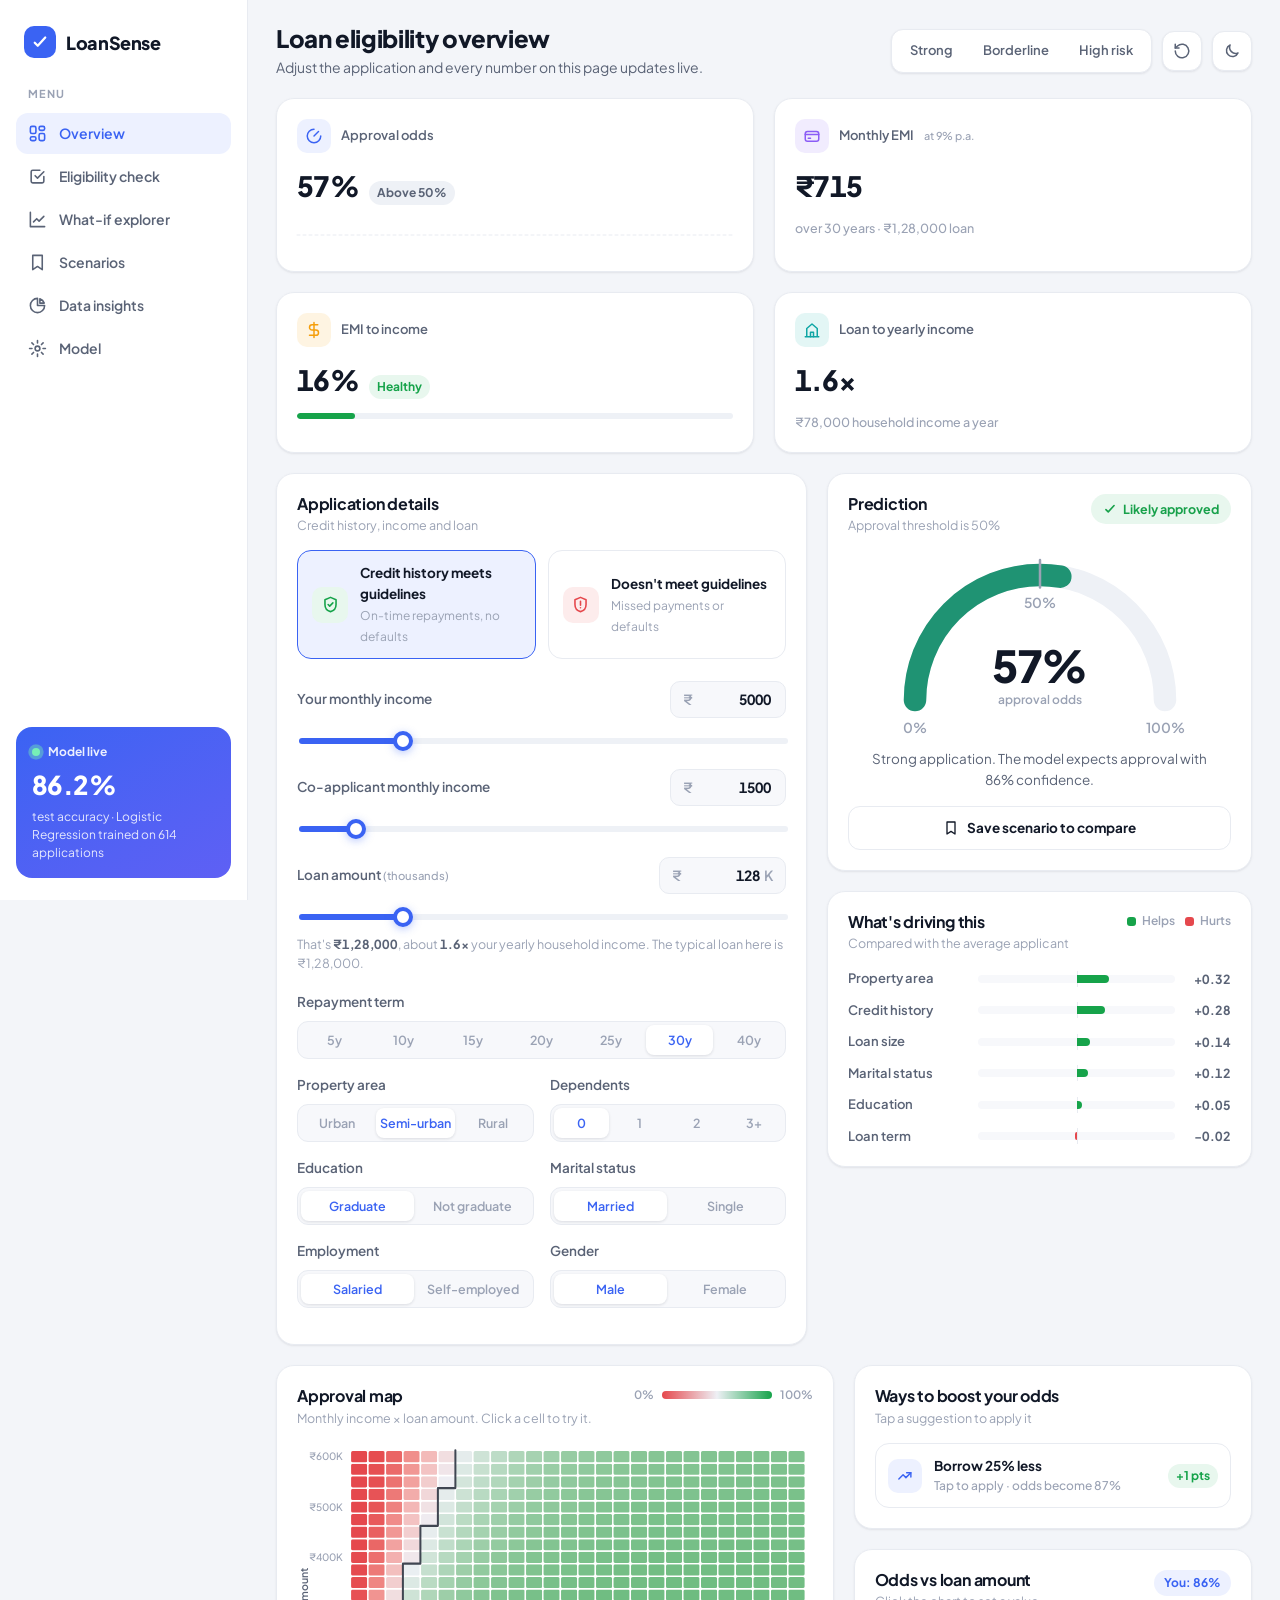
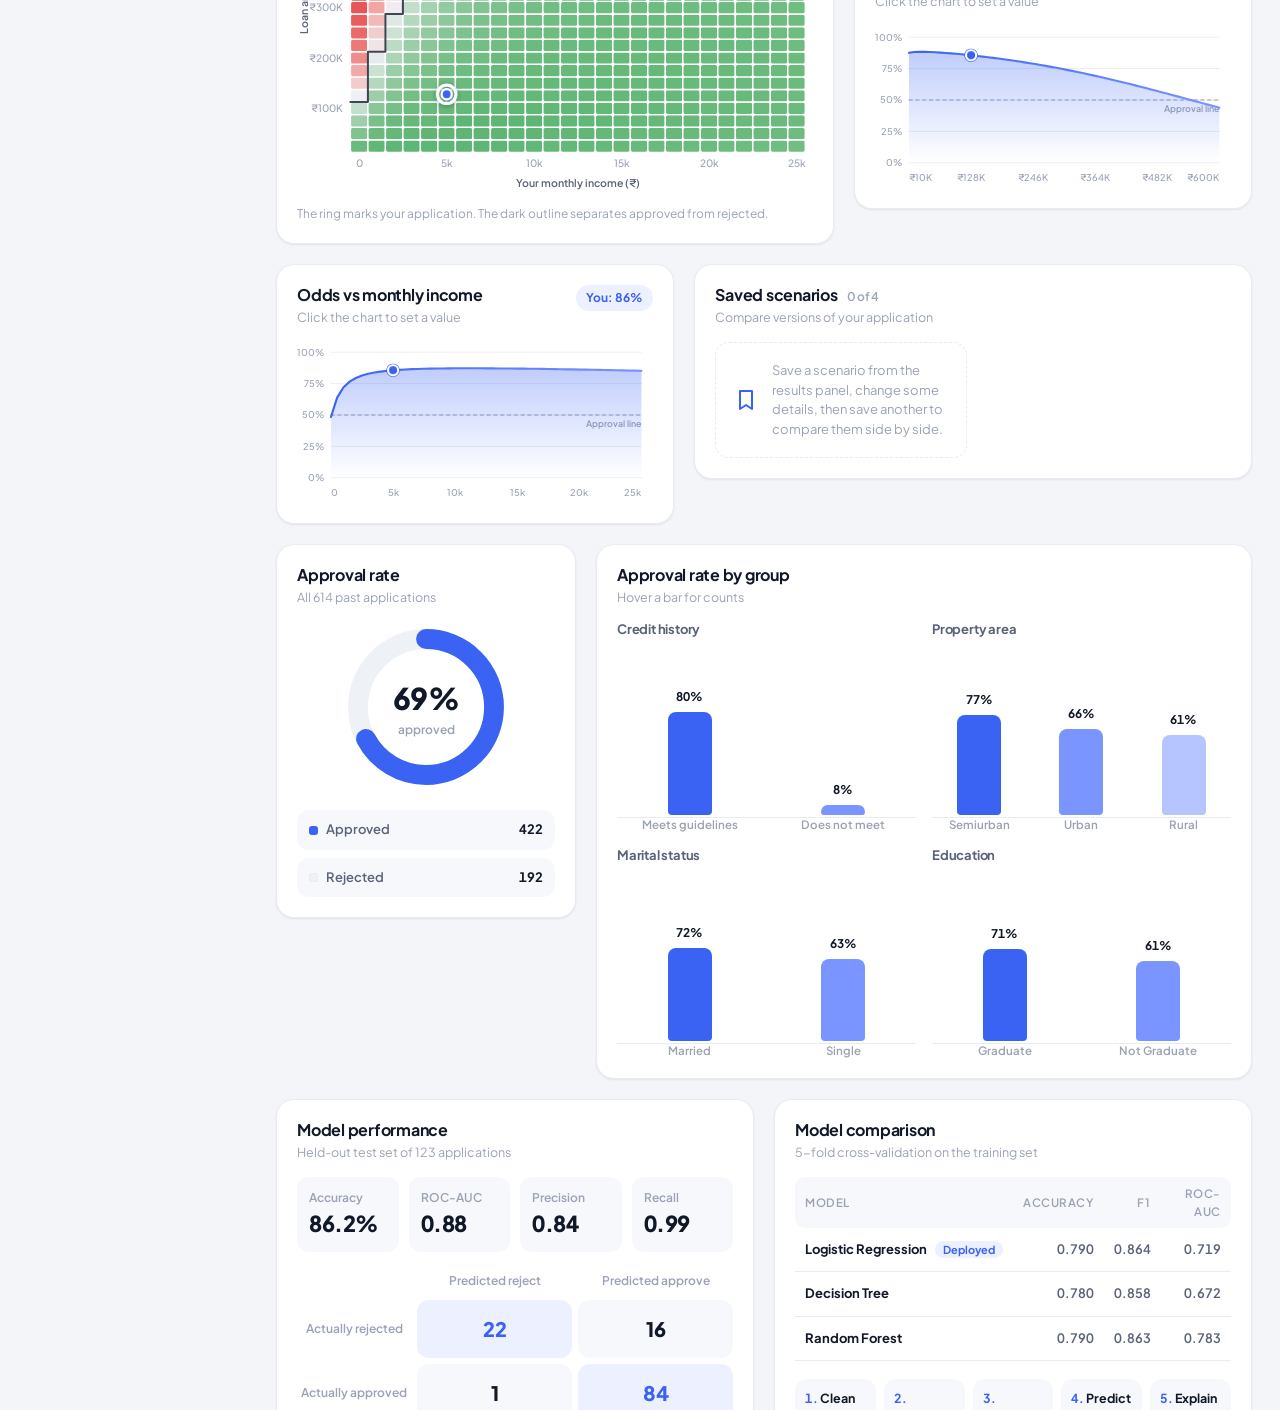
<file: index.html>
<!doctype html>
<html lang="en">
<head>
  <meta charset="utf-8">
  <title>LoanSense · Loan Eligibility Dashboard</title>
  <meta http-equiv="refresh" content="0; url=./docs/">
  <link rel="canonical" href="./docs/">
</head>
<body>
  <p>Opening the LoanSense dashboard… <a href="./docs/">Continue</a></p>
</body>
</html>
</file>
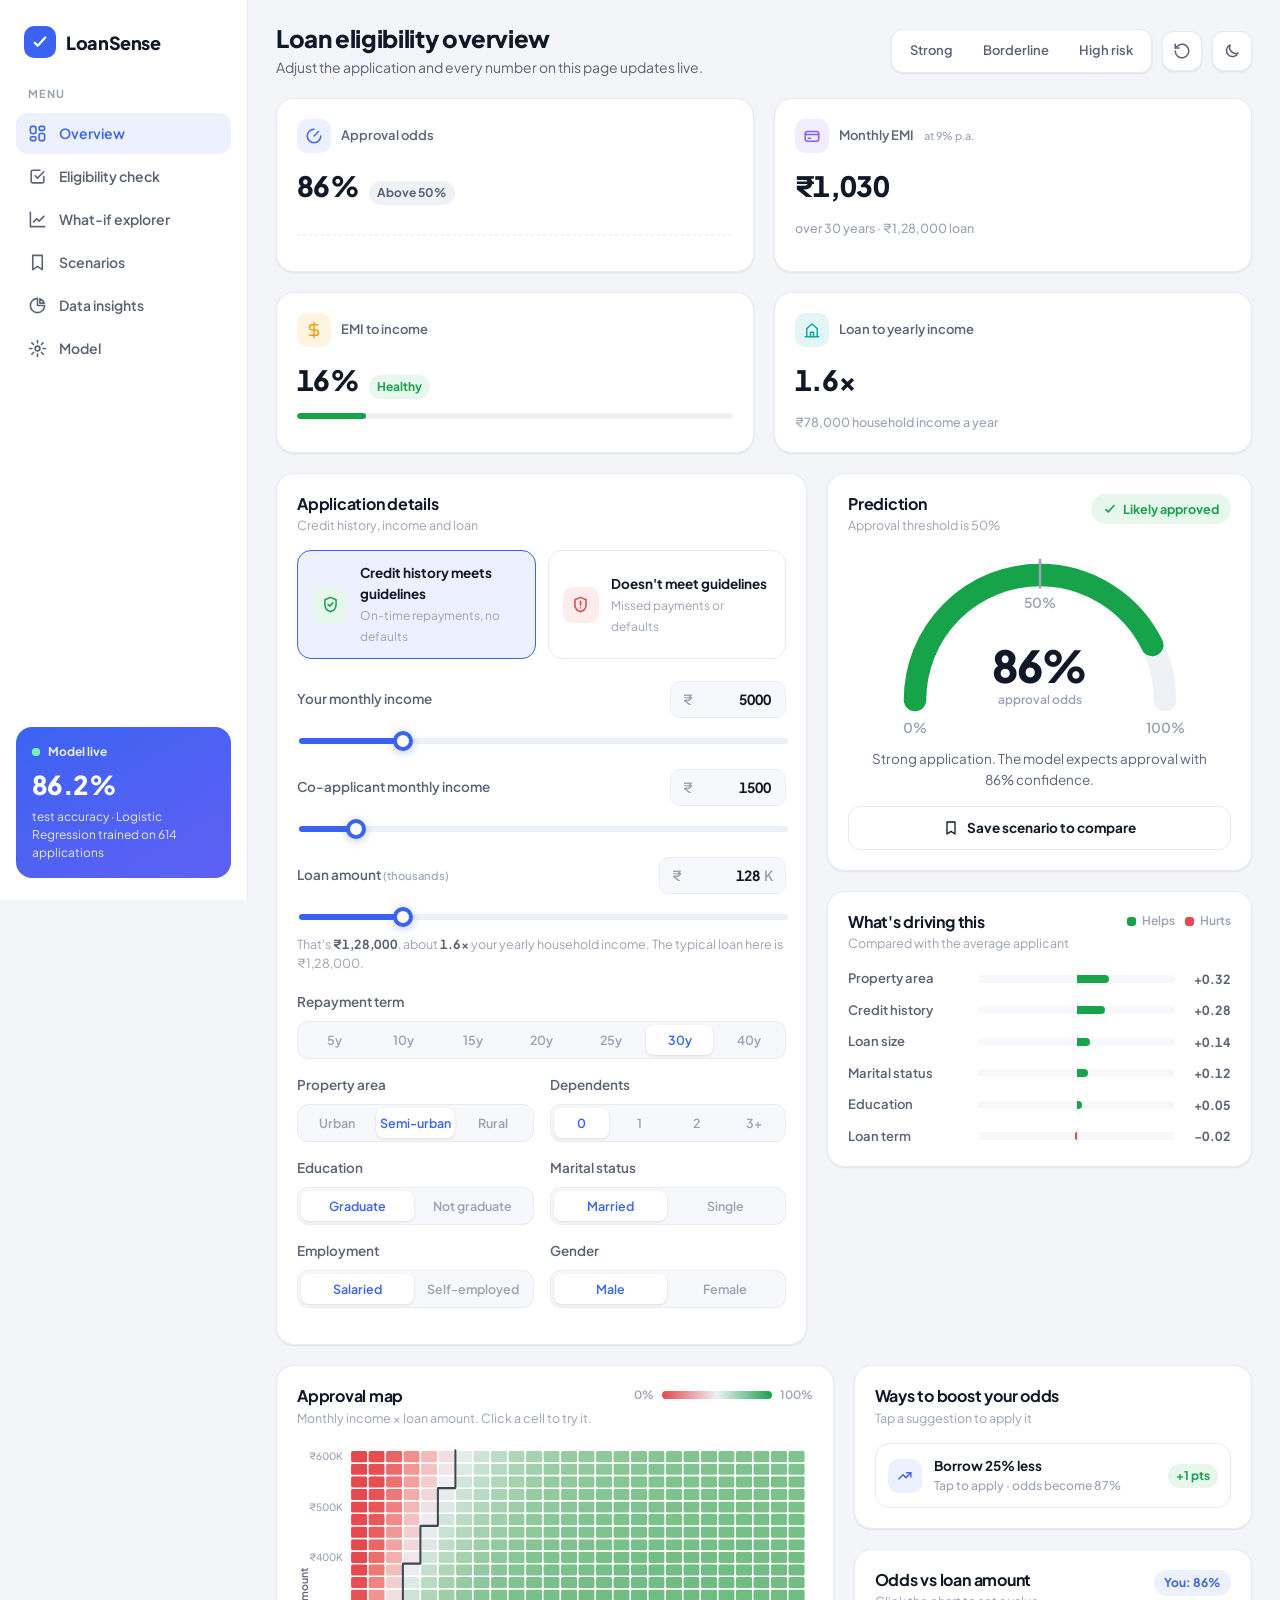
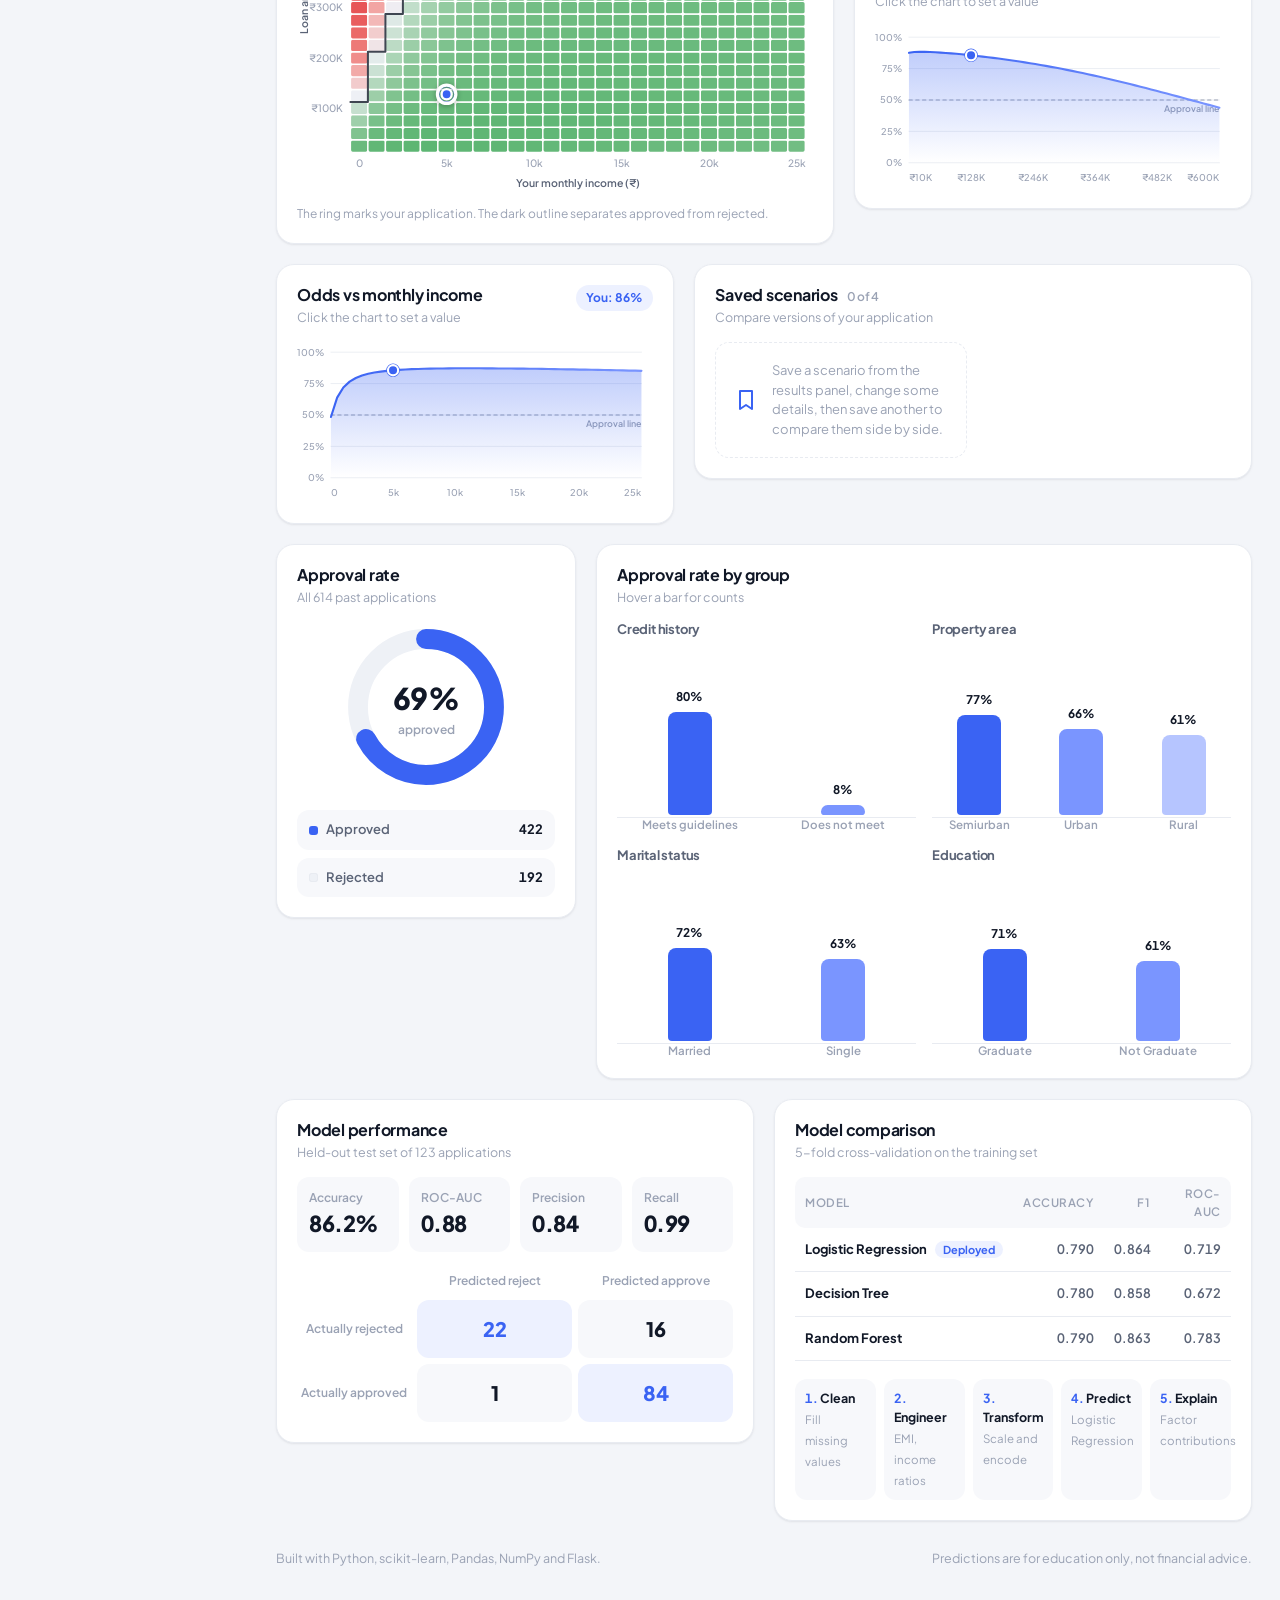
<file: docs/index.html>
<!doctype html>
<html lang="en">
<head>
<meta charset="utf-8">
<meta name="viewport" content="width=device-width, initial-scale=1">
<!-- Static demo for GitHub Pages: the trained model's parameters run in the browser. Regenerate after retraining. -->
<title>LoanSense · Loan Eligibility Dashboard</title>
<meta name="description" content="Check loan approval odds instantly with an explainable machine learning model.">
<link rel="preconnect" href="https://fonts.googleapis.com">
<link rel="preconnect" href="https://fonts.gstatic.com" crossorigin>
<link href="https://fonts.googleapis.com/css2?family=Plus+Jakarta+Sans:wght@400;500;600;700;800&display=swap" rel="stylesheet">
<script>
  try { var t = localStorage.getItem('theme'); if (t) document.documentElement.dataset.theme = t; } catch (e) {}
</script>
<style>
/* LoanSense: light SaaS dashboard. Sidebar + top bar, white cards on a cool grey canvas, one blue accent. */
:root {
  color-scheme: light;
  --font: "Plus Jakarta Sans", system-ui, -apple-system, "Segoe UI", sans-serif;
  --radius: 18px;
  --ease: cubic-bezier(.2, .8, .2, 1);

  --bg: #f3f5f9;
  --surface: #ffffff;
  --surface-2: #f7f8fb;
  --border: #e8ebf1;
  --text: #111827;
  --text-2: #5a6376;
  --text-3: #9aa2b4;
  --accent: #3a63f3;
  --accent-soft: #edf1ff;
  --accent-2: #7a95ff;
  --good: #16a34a;
  --good-soft: #e8f7ee;
  --bad: #e5484d;
  --bad-soft: #fdecec;
  --warn: #f59e0b;
  --warn-soft: #fef4e2;
  --violet: #8b5cf6; --violet-soft: #f1ecfe;
  --teal: #0ea5a4; --teal-soft: #e3f6f5;
  --track: #eef1f6;
  --heat-mid: #eef0f5;
  --shadow: 0 1px 2px rgba(16, 24, 40, .04), 0 1px 3px rgba(16, 24, 40, .05);
  --shadow-lg: 0 12px 32px -12px rgba(16, 24, 40, .18);
}
@media (prefers-color-scheme: dark) {
  :root:not([data-theme="light"]) {
    color-scheme: dark;
    --bg: #0d1017; --surface: #151922; --surface-2: #1a1f2a; --border: #252b38;
    --text: #eef1f7; --text-2: #a8b0c2; --text-3: #6c7489;
    --accent: #5b7fff; --accent-soft: #1d2540; --accent-2: #8aa2ff;
    --good: #34c46c; --good-soft: #15291f; --bad: #f2676b; --bad-soft: #321b1e;
    --warn: #f5b13d; --warn-soft: #33281a; --violet: #a585ff; --violet-soft: #241d3a;
    --teal: #2cc3c1; --teal-soft: #142c2c; --track: #222836; --heat-mid: #262c3a;
    --shadow: 0 1px 2px rgba(0, 0, 0, .3); --shadow-lg: 0 16px 40px -14px rgba(0, 0, 0, .6);
  }
}
:root[data-theme="dark"] {
  color-scheme: dark;
  --bg: #0d1017; --surface: #151922; --surface-2: #1a1f2a; --border: #252b38;
  --text: #eef1f7; --text-2: #a8b0c2; --text-3: #6c7489;
  --accent: #5b7fff; --accent-soft: #1d2540; --accent-2: #8aa2ff;
  --good: #34c46c; --good-soft: #15291f; --bad: #f2676b; --bad-soft: #321b1e;
  --warn: #f5b13d; --warn-soft: #33281a; --violet: #a585ff; --violet-soft: #241d3a;
  --teal: #2cc3c1; --teal-soft: #142c2c; --track: #222836; --heat-mid: #262c3a;
  --shadow: 0 1px 2px rgba(0, 0, 0, .3); --shadow-lg: 0 16px 40px -14px rgba(0, 0, 0, .6);
}

/* ============ Base ============ */
*, *::before, *::after { box-sizing: border-box; }
html { scroll-behavior: smooth; }
body {
  margin: 0; font-family: var(--font); font-size: 14px; line-height: 1.5;
  color: var(--text); background: var(--bg); -webkit-font-smoothing: antialiased;
}
h1, h2, h3 { margin: 0; letter-spacing: -.015em; line-height: 1.2; text-wrap: balance; }
p { margin: 0; }
button { font: inherit; color: inherit; cursor: pointer; }
a { color: inherit; text-decoration: none; }
:focus-visible { outline: 2px solid var(--accent); outline-offset: 2px; border-radius: 8px; }
svg { fill: none; stroke: currentColor; stroke-width: 2; stroke-linecap: round; stroke-linejoin: round; }
b, .num { font-variant-numeric: tabular-nums; }

/* ============ Shell ============ */
.shell { display: grid; grid-template-columns: 248px minmax(0, 1fr); min-height: 100vh; }
.sidebar {
  position: sticky; top: 0; height: 100vh; display: flex; flex-direction: column; gap: 24px;
  padding: 22px 16px; background: var(--surface); border-right: 1px solid var(--border);
}
.brand { display: flex; align-items: center; gap: 10px; padding: 4px 8px; font-weight: 800; font-size: 18px; letter-spacing: -.02em; }
.brand-mark { display: grid; place-items: center; width: 32px; height: 32px; border-radius: 10px; background: var(--accent); color: #fff; }
.brand-mark svg { width: 18px; height: 18px; stroke-width: 3; }
.side-nav { display: grid; gap: 2px; }
.nav-label { padding: 0 12px 8px; font-size: 11px; font-weight: 700; letter-spacing: .08em; text-transform: uppercase; color: var(--text-3); }
.side-nav a {
  display: flex; align-items: center; gap: 12px; padding: 10px 12px; border-radius: 12px;
  color: var(--text-2); font-weight: 600; transition: background .2s, color .2s;
}
.side-nav a svg { width: 19px; height: 19px; flex: none; }
.side-nav a:hover { background: var(--surface-2); color: var(--text); }
.side-nav a.active { background: var(--accent-soft); color: var(--accent); }
.side-card {
  margin-top: auto; display: grid; gap: 4px; padding: 16px; border-radius: 16px;
  background: linear-gradient(150deg, var(--accent), color-mix(in srgb, var(--accent) 55%, var(--violet)));
  color: #fff;
}
.side-card .sc-row { display: flex; align-items: center; gap: 8px; font-size: 12px; font-weight: 700; opacity: .9; }
.side-card b { font-size: 26px; font-weight: 800; letter-spacing: -.02em; }
.side-card > span { font-size: 12px; opacity: .85; }
.live-dot { position: relative; width: 8px; height: 8px; border-radius: 50%; background: #7dffb0; }
.live-dot::after { content: ""; position: absolute; inset: 0; border-radius: 50%; background: #7dffb0; animation: ping 1.8s var(--ease) infinite; }
@keyframes ping { to { transform: scale(2.6); opacity: 0; } }

.main {
  display: grid; gap: 20px; align-content: start; min-width: 0;
  padding-block: 24px 32px; padding-left: max(28px, env(safe-area-inset-left, 0px)); padding-right: max(28px, env(safe-area-inset-right, 0px));
}

/* ============ Top bar ============ */
.topbar { display: flex; flex-wrap: wrap; align-items: center; justify-content: space-between; gap: 16px; }
.tb-title h1 { font-size: 24px; font-weight: 800; }
.tb-title p { margin-top: 4px; color: var(--text-2); }
.tb-actions { display: flex; align-items: center; gap: 10px; flex-wrap: wrap; }
.presets { display: flex; padding: 4px; gap: 2px; border-radius: 12px; background: var(--surface); border: 1px solid var(--border); box-shadow: var(--shadow); }
.chip { padding: 7px 14px; border: 0; border-radius: 9px; background: transparent; font-size: 13px; font-weight: 600; color: var(--text-2); transition: .2s var(--ease); }
.chip:hover { color: var(--accent); background: var(--accent-soft); }
.chip:active { transform: scale(.96); }
.icon-btn {
  display: grid; place-items: center; width: 40px; height: 40px; border-radius: 12px;
  border: 1px solid var(--border); background: var(--surface); color: var(--text-2); box-shadow: var(--shadow); transition: .2s;
}
.icon-btn:hover { color: var(--accent); border-color: color-mix(in srgb, var(--accent) 35%, var(--border)); }
.icon-btn svg { width: 18px; height: 18px; }
.icon-btn .sun { display: none; }
@media (prefers-color-scheme: dark) { :root:not([data-theme="light"]) .icon-btn .sun { display: block; } :root:not([data-theme="light"]) .icon-btn .moon { display: none; } }
:root[data-theme="dark"] .icon-btn .sun { display: block; }
:root[data-theme="dark"] .icon-btn .moon { display: none; }

/* ============ Cards ============ */
.card {
  position: relative; min-width: 0; padding: 20px; border-radius: var(--radius);
  background: var(--surface); border: 1px solid var(--border); box-shadow: var(--shadow);
}
.card-head { display: flex; align-items: flex-start; justify-content: space-between; gap: 12px; margin-bottom: 16px; }
.card-head h2 { font-size: 16px; font-weight: 700; }
.card-head h2 small { margin-left: 6px; color: var(--text-3); font-weight: 600; font-size: 12px; }
.card-head p { margin-top: 3px; color: var(--text-3); font-size: 12.5px; }
.row { display: grid; gap: 20px; align-items: start; }
.row-main { grid-template-columns: minmax(0, 1.25fr) minmax(0, 1fr); }
.row-explore { grid-template-columns: minmax(0, 1.4fr) minmax(0, 1fr); }
.row-3 { grid-template-columns: minmax(0, 1fr) minmax(0, 1.4fr); }
.row-insights { grid-template-columns: minmax(0, 300px) minmax(0, 1fr); }
.row-model { grid-template-columns: minmax(0, 1fr) minmax(0, 1fr); }
.col { display: grid; gap: 20px; min-width: 0; }

/* ============ KPI tiles ============ */
.kpis { display: grid; grid-template-columns: repeat(4, minmax(0, 1fr)); gap: 20px; }
.kpi { display: grid; gap: 12px; align-content: start; transition: transform .25s var(--ease), box-shadow .25s; }
.kpi:hover { transform: translateY(-2px); box-shadow: var(--shadow-lg); }
.kpi-head { display: flex; align-items: center; gap: 10px; color: var(--text-2); font-weight: 600; font-size: 13px; }
.kpi-head small { color: var(--text-3); font-weight: 500; }
.kpi-icon { display: grid; place-items: center; width: 34px; height: 34px; border-radius: 10px; flex: none; }
.kpi-icon svg { width: 18px; height: 18px; }
.kpi-icon.blue { color: var(--accent); background: var(--accent-soft); }
.kpi-icon.violet { color: var(--violet); background: var(--violet-soft); }
.kpi-icon.amber { color: var(--warn); background: var(--warn-soft); }
.kpi-icon.teal { color: var(--teal); background: var(--teal-soft); }
.kpi-body { display: flex; align-items: baseline; gap: 10px; flex-wrap: wrap; }
.kpi-body b { font-size: 28px; font-weight: 800; letter-spacing: -.025em; }
.kpi-foot { color: var(--text-3); font-size: 12.5px; font-weight: 500; }
.trend {
  display: inline-flex; align-items: center; gap: 3px; padding: 3px 8px; border-radius: 99px;
  font-size: 12px; font-weight: 700; background: var(--track); color: var(--text-2);
}
.trend.up, .trend.good { background: var(--good-soft); color: var(--good); }
.trend.down, .trend.bad { background: var(--bad-soft); color: var(--bad); }
.trend.warn { background: var(--warn-soft); color: var(--warn); }
.spark { width: 100%; height: 32px; overflow: visible; }
.spark .sp-line { stroke: var(--accent); stroke-width: 2; fill: none; vector-effect: non-scaling-stroke; }
.spark .sp-area { fill: var(--accent); opacity: .1; stroke: none; }
.spark .sp-mid { stroke: var(--border); stroke-width: 1; stroke-dasharray: 3 3; vector-effect: non-scaling-stroke; }
.meter { display: block; height: 6px; border-radius: 99px; background: var(--track); overflow: hidden; }
.meter em { display: block; height: 100%; width: 0; border-radius: 99px; background: var(--good); transition: width .6s var(--ease), background .3s; }

/* ============ Form ============ */
.choice-cards { display: grid; grid-template-columns: 1fr 1fr; gap: 12px; margin-bottom: 22px; }
.choice-card { position: relative; cursor: pointer; }
.choice-card input { position: absolute; opacity: 0; }
.cc-body {
  display: flex; align-items: center; gap: 12px; height: 100%; padding: 12px 14px;
  border: 1.5px solid var(--border); border-radius: 14px; background: var(--surface); transition: .2s var(--ease);
}
.cc-body b { display: block; font-size: 13.5px; }
.cc-body small { color: var(--text-3); font-size: 12px; }
.cc-icon { flex: none; display: grid; place-items: center; width: 36px; height: 36px; border-radius: 10px; }
.cc-icon svg { width: 19px; height: 19px; }
.cc-icon.good { color: var(--good); background: var(--good-soft); }
.cc-icon.bad { color: var(--bad); background: var(--bad-soft); }
.choice-card:hover .cc-body { border-color: color-mix(in srgb, var(--accent) 40%, var(--border)); }
.choice-card input:checked + .cc-body { border-color: var(--accent); background: var(--accent-soft); }
.choice-card input:focus-visible + .cc-body { outline: 2px solid var(--accent); outline-offset: 2px; }

.slider-field { margin-bottom: 20px; }
.sf-top { display: flex; align-items: center; justify-content: space-between; gap: 12px; margin-bottom: 10px; }
.sf-top label { font-weight: 600; font-size: 13.5px; color: var(--text-2); }
.sf-top small { color: var(--text-3); font-weight: 500; }
.money-input {
  display: flex; align-items: center; gap: 2px; padding: 6px 12px; border-radius: 10px;
  background: var(--surface-2); border: 1px solid var(--border); font-weight: 700; transition: border-color .2s;
}
.money-input:focus-within { border-color: var(--accent); background: var(--surface); }
.money-input span { color: var(--text-3); font-weight: 600; }
.money-input input {
  width: 78px; border: 0; background: transparent; color: var(--text); font: inherit; text-align: right; outline: none;
  font-variant-numeric: tabular-nums; -moz-appearance: textfield;
}
.money-input input::-webkit-inner-spin-button, .money-input input::-webkit-outer-spin-button { -webkit-appearance: none; }
.range {
  --pct: 50%;
  -webkit-appearance: none; appearance: none; width: 100%; height: 6px; border-radius: 99px; outline: none; cursor: pointer;
  background: linear-gradient(var(--accent), var(--accent)) 0 / var(--pct) 100% no-repeat, var(--track);
}
.range::-webkit-slider-thumb {
  -webkit-appearance: none; width: 20px; height: 20px; border-radius: 50%;
  background: var(--surface); border: 4px solid var(--accent); box-shadow: 0 2px 8px rgba(58, 99, 243, .35);
  transition: transform .15s var(--ease);
}
.range::-webkit-slider-thumb:hover, .range:active::-webkit-slider-thumb { transform: scale(1.15); }
.range::-moz-range-thumb { width: 12px; height: 12px; border-radius: 50%; background: var(--surface); border: 4px solid var(--accent); }
.range:focus-visible { box-shadow: 0 0 0 4px var(--accent-soft); }
.hint { margin-top: 10px; font-size: 12.5px; color: var(--text-3); }
.hint b { color: var(--text-2); font-weight: 700; }

.field { margin-bottom: 16px; }
.field-label { display: block; margin-bottom: 8px; font-weight: 600; font-size: 13.5px; color: var(--text-2); }
.segmented { display: flex; padding: 3px; gap: 2px; border-radius: 11px; background: var(--surface-2); border: 1px solid var(--border); }
.segmented label { flex: 1; position: relative; }
.segmented input { position: absolute; opacity: 0; }
.segmented span {
  display: block; padding: 6px 4px; text-align: center; border-radius: 8px; cursor: pointer;
  font-size: 12.5px; font-weight: 600; color: var(--text-3); white-space: nowrap; transition: .2s var(--ease);
}
.segmented span:hover { color: var(--text); }
.segmented input:checked + span { background: var(--surface); color: var(--accent); box-shadow: 0 1px 3px rgba(16, 24, 40, .12); }
.segmented input:focus-visible + span { outline: 2px solid var(--accent); }
.grid-2 { display: grid; grid-template-columns: 1fr 1fr; gap: 0 16px; }

/* ============ Prediction ============ */
.verdict-pill {
  flex: none; display: inline-flex; align-items: center; gap: 6px; padding: 6px 12px; border-radius: 99px;
  font-weight: 700; font-size: 12.5px; background: var(--track); color: var(--text-2); transition: .3s var(--ease);
}
.verdict-pill svg { width: 14px; height: 14px; stroke-width: 2.8; }
.is-good .verdict-pill { background: var(--good-soft); color: var(--good); }
.is-bad .verdict-pill { background: var(--bad-soft); color: var(--bad); }
.gauge-wrap { position: relative; width: 100%; max-width: 300px; margin: 4px auto 0; }
.gauge { display: block; width: 100%; height: auto; overflow: visible; }
.gauge-track, .gauge-fill { fill: none; stroke-width: 18; stroke-linecap: round; }
.gauge-track { stroke: var(--track); }
.gauge-fill { stroke: var(--accent); stroke-dasharray: 100; stroke-dashoffset: 100; transition: stroke-dashoffset 1s var(--ease), stroke .4s; }
.is-good .gauge-fill { stroke: var(--good); }
.is-bad .gauge-fill { stroke: var(--bad); }
.gauge-tick { stroke: var(--text-3); stroke-width: 2; }
.gauge-scale { fill: var(--text-3); stroke: none; font-size: 11px; font-weight: 600; font-family: var(--font); }
.gauge-center { position: absolute; left: 0; right: 0; bottom: 26px; display: flex; flex-direction: column; align-items: center; }
.gauge-value { font-size: 44px; font-weight: 800; letter-spacing: -.03em; line-height: 1; font-variant-numeric: tabular-nums; }
.gauge-label { margin-top: 4px; color: var(--text-3); font-size: 12px; font-weight: 600; }
.verdict-text { margin: 14px auto 0; max-width: 340px; text-align: center; color: var(--text-2); font-size: 13.5px; }
.btn-outline {
  display: flex; align-items: center; justify-content: center; gap: 8px; width: 100%; margin-top: 16px; padding: 11px;
  border-radius: 12px; border: 1px solid var(--border); background: var(--surface); color: var(--text); font-weight: 700; font-size: 13.5px;
  transition: .2s var(--ease);
}
.btn-outline svg { width: 16px; height: 16px; }
.btn-outline:hover { border-color: var(--accent); color: var(--accent); background: var(--accent-soft); }
.btn-outline:active { transform: scale(.98); }
.btn-outline.saved { color: var(--good); border-color: color-mix(in srgb, var(--good) 40%, var(--border)); background: var(--good-soft); }
.error-msg { margin-top: 12px; padding: 10px 12px; border-radius: 10px; background: var(--bad-soft); color: var(--bad); font-size: 13px; font-weight: 600; }
.result-card.loading .gauge-value { opacity: .5; }

.legend { display: flex; align-items: center; gap: 6px; color: var(--text-3); font-size: 12px; font-weight: 600; white-space: nowrap; }
.sw { display: inline-block; width: 9px; height: 9px; border-radius: 3px; margin-left: 4px; }
.sw.up { background: var(--good); } .sw.down { background: var(--bad); }
.sw.accent { background: var(--accent); } .sw.muted { background: var(--track); box-shadow: inset 0 0 0 1px var(--border); }

.factor-list { list-style: none; margin: 0; padding: 0; display: grid; gap: 12px; }
.factor { display: grid; grid-template-columns: 120px 1fr 46px; align-items: center; gap: 10px; font-size: 13px; cursor: default; }
.factor-name { color: var(--text-2); font-weight: 600; white-space: nowrap; overflow: hidden; text-overflow: ellipsis; }
.factor-track { position: relative; height: 8px; border-radius: 99px; background: var(--surface-2); }
.factor-track::before { content: ""; position: absolute; left: 50%; top: -4px; bottom: -4px; width: 1.5px; background: var(--border); }
.factor-bar { position: absolute; top: 0; height: 100%; transition: width .7s var(--ease), left .7s var(--ease); }
.factor-bar.up { background: var(--good); border-radius: 0 99px 99px 0; }
.factor-bar.down { background: var(--bad); border-radius: 99px 0 0 99px; }
.factor-val { font-size: 12.5px; font-weight: 700; text-align: right; color: var(--text-2); font-variant-numeric: tabular-nums; }
.factor:hover .factor-name { color: var(--text); }

/* ============ Boosts ============ */
.boost-list { display: grid; gap: 10px; }
.boost {
  display: flex; align-items: center; gap: 12px; width: 100%; padding: 12px; text-align: left;
  border-radius: 14px; border: 1px solid var(--border); background: var(--surface); transition: .2s var(--ease);
}
.boost:hover { border-color: var(--accent); background: var(--accent-soft); }
.boost:active { transform: scale(.98); }
.boost-icon { flex: none; display: grid; place-items: center; width: 34px; height: 34px; border-radius: 10px; color: var(--accent); background: var(--accent-soft); }
.boost-icon svg { width: 17px; height: 17px; }
.boost-text { flex: 1; font-size: 13.5px; font-weight: 700; }
.boost-text small { display: block; color: var(--text-3); font-weight: 500; font-size: 12px; }
.boost-delta { padding: 3px 8px; border-radius: 99px; font-weight: 700; font-size: 12px; color: var(--good); background: var(--good-soft); white-space: nowrap; }
.boost-empty { padding: 14px; border-radius: 14px; background: var(--good-soft); color: var(--good); font-size: 13px; font-weight: 600; }

/* ============ Charts ============ */
.chart-now { flex: none; padding: 4px 10px; border-radius: 99px; background: var(--accent-soft); color: var(--accent); font-size: 12px; font-weight: 700; }
.heat-legend { display: flex; align-items: center; gap: 8px; font-size: 11.5px; color: var(--text-3); font-weight: 600; }
.heat-legend i { width: 110px; height: 8px; border-radius: 99px; background: linear-gradient(90deg, var(--bad), var(--heat-mid) 50%, var(--good)); }
.map-wrap { overflow-x: auto; }
.heatmap, .curve { display: block; width: 100%; height: auto; overflow: visible; }
.heatmap text, .curve text { stroke: none; }
.heatmap .cell { stroke: var(--surface); stroke-width: 1.5; cursor: crosshair; transition: fill .5s var(--ease); }
.heatmap .cell:hover { stroke: var(--text); stroke-width: 2; }
.heatmap .boundary { fill: none; stroke: var(--text); stroke-width: 2.2; stroke-linejoin: round; opacity: .8; pointer-events: none; }
.axis text { fill: var(--text-3); font-size: 11px; font-family: var(--font); font-weight: 500; }
.axis .title { fill: var(--text-2); font-size: 11.5px; font-weight: 600; }
.marker-ring { fill: none; stroke: var(--surface); stroke-width: 3.5; pointer-events: none; filter: drop-shadow(0 1px 3px rgba(0, 0, 0, .35)); }
.marker-core { fill: var(--accent); stroke: var(--surface); stroke-width: 2.5; pointer-events: none; }
.marker-pulse { fill: none; stroke: var(--accent); stroke-width: 2; pointer-events: none; transform-box: fill-box; transform-origin: center; animation: ringpulse 1.8s var(--ease) infinite; }
@keyframes ringpulse { from { transform: scale(1); opacity: .9; } to { transform: scale(2.4); opacity: 0; } }
.curve .grid-line { stroke: var(--border); stroke-width: 1; }
.curve .threshold { stroke: var(--text-3); stroke-width: 1.2; stroke-dasharray: 4 4; }
.curve .threshold-label { fill: var(--text-3); font-size: 10.5px; font-weight: 600; }
.curve .line { fill: none; stroke-width: 2.5; stroke-linecap: round; stroke-linejoin: round; }
.curve .area { stroke: none; }
.curve .hit { fill: transparent; stroke: none; cursor: crosshair; }
.curve .hover-line { stroke: var(--text-3); stroke-width: 1; stroke-dasharray: 3 3; pointer-events: none; }
.curve .hover-dot { fill: var(--surface); stroke: var(--accent); stroke-width: 2.5; pointer-events: none; }
.footnote { margin-top: 12px; color: var(--text-3); font-size: 12px; }

/* ============ Scenarios ============ */
.link-btn { border: 0; background: none; color: var(--accent); font-weight: 700; font-size: 13px; padding: 4px; }
.scenario-list { display: grid; grid-template-columns: repeat(auto-fill, minmax(180px, 1fr)); gap: 12px; }
.scenario {
  display: grid; gap: 10px; padding: 14px; border-radius: 14px; border: 1px solid var(--border); background: var(--surface-2);
  transition: .2s var(--ease); animation: pop .4s var(--ease);
}
@keyframes pop { from { transform: scale(.94); opacity: 0; } }
.scenario:hover { border-color: color-mix(in srgb, var(--accent) 40%, var(--border)); }
.scenario.best { border-color: color-mix(in srgb, var(--good) 50%, var(--border)); background: var(--surface); }
.sc-top { display: flex; align-items: center; justify-content: space-between; gap: 8px; }
.sc-name { font-weight: 700; font-size: 13.5px; }
.sc-badge { padding: 2px 8px; border-radius: 99px; font-size: 11px; font-weight: 700; color: var(--good); background: var(--good-soft); }
.sc-odds { font-size: 26px; font-weight: 800; letter-spacing: -.03em; line-height: 1; }
.sc-odds.good { color: var(--good); } .sc-odds.bad { color: var(--bad); }
.sc-meter { height: 6px; border-radius: 99px; background: var(--track); overflow: hidden; }
.sc-meter i { display: block; height: 100%; border-radius: 99px; }
.sc-facts { display: flex; flex-wrap: wrap; gap: 5px; }
.sc-facts span { padding: 3px 7px; border-radius: 7px; font-size: 11px; font-weight: 600; color: var(--text-2); background: var(--surface); border: 1px solid var(--border); }
.sc-actions { display: flex; gap: 6px; }
.sc-actions button { flex: 1; padding: 7px; border-radius: 9px; font-size: 12px; font-weight: 700; border: 1px solid var(--border); background: var(--surface); color: var(--text-2); }
.sc-actions .sc-load { color: #fff; background: var(--accent); border-color: var(--accent); }
.sc-actions button:hover { filter: brightness(1.05); color: var(--text); }
.sc-actions .sc-load:hover { color: #fff; }
.sc-empty { display: flex; align-items: center; gap: 14px; padding: 18px; border-radius: 14px; border: 1.5px dashed var(--border); color: var(--text-3); font-size: 13px; }
.sc-empty svg { flex: none; width: 24px; height: 24px; color: var(--accent); }

/* ============ Insights ============ */
.donut-wrap { position: relative; width: 170px; margin: 4px auto 0; }
.donut { display: block; width: 100%; transform: rotate(-90deg); }
.donut circle { fill: none; stroke-width: 14; }
.donut-track { stroke: var(--track); }
.donut-fill { stroke: var(--accent); stroke-linecap: round; }
.donut-center { position: absolute; inset: 0; display: flex; flex-direction: column; align-items: center; justify-content: center; }
.donut-center b { font-size: 30px; font-weight: 800; letter-spacing: -.03em; }
.donut-center span { color: var(--text-3); font-size: 12px; font-weight: 600; }
.donut-legend { list-style: none; margin: 18px 0 0; padding: 0; display: grid; gap: 8px; }
.donut-legend li { display: flex; align-items: center; gap: 8px; padding: 10px 12px; border-radius: 12px; background: var(--surface-2); color: var(--text-2); font-weight: 600; font-size: 13px; }
.donut-legend .sw { margin: 0; }
.donut-legend b { margin-left: auto; color: var(--text); }

.segment-grid { display: grid; grid-template-columns: repeat(4, minmax(0, 1fr)); gap: 16px; }
.segment { display: grid; grid-template-rows: auto 1fr; gap: 10px; min-width: 0; }
.segment h3 { font-size: 13px; font-weight: 700; color: var(--text-2); }
.seg-bars { display: flex; align-items: flex-end; gap: 8px; height: 170px; padding-bottom: 2px; border-bottom: 1px solid var(--border); }
.seg-col { flex: 1; display: flex; flex-direction: column; align-items: center; justify-content: flex-end; gap: 6px; height: 100%; min-width: 0; cursor: default; }
.seg-col b { font-size: 12px; font-weight: 700; color: var(--text); }
.seg-bar { width: 100%; max-width: 44px; border-radius: 8px 8px 4px 4px; background: var(--accent); transition: height 1s var(--ease), filter .2s; }
.seg-col:nth-child(2) .seg-bar { background: var(--accent-2); }
.seg-col:nth-child(3) .seg-bar { background: color-mix(in srgb, var(--accent-2) 55%, var(--surface)); }
.seg-col:hover .seg-bar { filter: brightness(1.08); }
.seg-labels { display: flex; gap: 8px; }
.seg-labels span { flex: 1; min-width: 0; text-align: center; font-size: 11.5px; font-weight: 600; color: var(--text-3); line-height: 1.25; }

/* ============ Model ============ */
.metric-tiles { display: grid; grid-template-columns: repeat(4, minmax(0, 1fr)); gap: 10px; }
.metric-tiles div { padding: 12px; border-radius: 12px; background: var(--surface-2); }
.metric-tiles span { display: block; color: var(--text-3); font-size: 12px; font-weight: 600; }
.metric-tiles b { font-size: 22px; font-weight: 800; letter-spacing: -.02em; }
.confusion { display: grid; grid-template-columns: auto 1fr 1fr; gap: 6px; margin-top: 16px; font-size: 12px; }
.cm-h { display: flex; align-items: center; justify-content: center; text-align: center; color: var(--text-3); font-weight: 600; padding: 4px; }
.cm-cell { display: grid; place-items: center; padding: 14px; border-radius: 12px; font-size: 20px; font-weight: 800; background: var(--surface-2); }
.cm-cell.ok { background: var(--accent-soft); color: var(--accent); }
.table-wrap { overflow-x: auto; }
.compare { width: 100%; border-collapse: collapse; font-size: 13px; }
.compare th { text-align: left; color: var(--text-3); font-size: 11.5px; font-weight: 600; text-transform: uppercase; letter-spacing: .05em; padding: 8px 10px; background: var(--surface-2); }
.compare th:first-child { border-radius: 10px 0 0 10px; } .compare th:last-child { border-radius: 0 10px 10px 0; }
.compare td { padding: 12px 10px; border-bottom: 1px solid var(--border); font-variant-numeric: tabular-nums; font-weight: 600; color: var(--text-2); }
.compare td:first-child { color: var(--text); font-weight: 700; white-space: nowrap; }
.compare th:not(:first-child), .compare td:not(:first-child) { text-align: right; }
.compare em { margin-left: 6px; padding: 2px 8px; border-radius: 99px; font-style: normal; font-size: 11px; font-weight: 700; color: var(--accent); background: var(--accent-soft); }
.pipeline { list-style: none; margin: 18px 0 0; padding: 0; display: grid; grid-template-columns: repeat(5, minmax(0, 1fr)); gap: 8px; counter-reset: step; }
.pipeline li { counter-increment: step; padding: 10px; border-radius: 12px; background: var(--surface-2); }
.pipeline b { display: block; font-size: 12.5px; }
.pipeline b::before { content: counter(step) ". "; color: var(--accent); }
.pipeline span { color: var(--text-3); font-size: 11.5px; }

.footer { display: flex; flex-wrap: wrap; justify-content: space-between; gap: 8px; padding-top: 8px; color: var(--text-3); font-size: 12.5px; }

/* ============ Overlays ============ */
.tooltip {
  position: fixed; z-index: 100; pointer-events: none; max-width: 240px; padding: 9px 12px; border-radius: 10px;
  background: var(--text); color: var(--surface); box-shadow: var(--shadow-lg); font-size: 12.5px;
}
.tooltip b { font-weight: 700; }
.tooltip small { opacity: .7; }
.toast-stack {
  position: fixed; z-index: 120; right: max(20px, env(safe-area-inset-right, 0px)); bottom: calc(20px + env(safe-area-inset-bottom, 0px));
  display: grid; gap: 8px; width: min(360px, calc(100% - 32px));
}
.toast {
  display: flex; align-items: center; gap: 12px; padding: 12px 14px; border-radius: 14px;
  background: var(--surface); border: 1px solid var(--border); box-shadow: var(--shadow-lg);
  font-size: 13.5px; font-weight: 600; animation: toastIn .35s var(--ease);
}
.toast.out { animation: toastOut .3s var(--ease) forwards; }
.toast-icon { flex: none; display: grid; place-items: center; width: 28px; height: 28px; border-radius: 9px; }
.toast-icon svg { width: 15px; height: 15px; stroke-width: 2.6; }
.toast.good .toast-icon { color: var(--good); background: var(--good-soft); }
.toast.info .toast-icon { color: var(--accent); background: var(--accent-soft); }
@keyframes toastIn { from { transform: translateY(12px); opacity: 0; } }
@keyframes toastOut { to { transform: translateY(8px); opacity: 0; } }
.confetti { position: fixed; inset: 0; z-index: 110; width: 100%; height: 100%; pointer-events: none; }
.sticky-bar {
  position: fixed; z-index: 90; left: 12px; right: 12px; bottom: calc(12px + env(safe-area-inset-bottom, 0px));
  display: flex; align-items: center; gap: 12px; padding: 10px 10px 10px 16px; border-radius: 16px;
  background: var(--surface); border: 1px solid var(--border); box-shadow: var(--shadow-lg); animation: toastIn .3s var(--ease);
}
.sb-dot { width: 10px; height: 10px; border-radius: 50%; background: var(--text-3); }
.sb-dot.good { background: var(--good); } .sb-dot.bad { background: var(--bad); }
.sb-text { flex: 1; display: flex; align-items: baseline; gap: 8px; font-size: 13px; color: var(--text-2); }
.sb-text b { font-size: 20px; font-weight: 800; color: var(--text); }
.sb-btn { padding: 9px 14px; border-radius: 11px; font-size: 13px; font-weight: 700; color: #fff; background: var(--accent); }

/* ============ Responsive ============ */
@media (max-width: 1280px) {
  .kpis { grid-template-columns: repeat(2, minmax(0, 1fr)); }
  .segment-grid { grid-template-columns: repeat(2, minmax(0, 1fr)); }
}
@media (max-width: 1100px) {
  .row-main, .row-explore, .row-3, .row-model { grid-template-columns: minmax(0, 1fr); }
  .row-insights { grid-template-columns: minmax(0, 1fr); }
}
@media (max-width: 900px) {
  .shell { grid-template-columns: minmax(0, 1fr); }
  .sidebar {
    position: sticky; top: env(safe-area-inset-top, 0px); z-index: 60; height: auto; flex-direction: row; align-items: center; gap: 12px;
    padding: 10px max(16px, env(safe-area-inset-left, 0px)); border-right: 0; border-bottom: 1px solid var(--border); overflow-x: auto;
  }
  body::before { content: ""; position: fixed; inset: 0 0 auto; height: env(safe-area-inset-top, 0px); z-index: 70; background: var(--surface); }
  .brand span:last-child { display: none; }
  .side-nav { display: flex; gap: 4px; }
  .nav-label, .side-card { display: none; }
  .side-nav a { padding: 8px 10px; white-space: nowrap; font-size: 13px; }
  .side-nav a svg { display: none; }
  .main { padding-left: max(16px, env(safe-area-inset-left, 0px)); padding-right: max(16px, env(safe-area-inset-right, 0px)); padding-block: 18px 90px; gap: 16px; }
  .kpis, .row, .col { gap: 16px; }
}
@media (max-width: 560px) {
  .kpis { grid-template-columns: minmax(0, 1fr) minmax(0, 1fr); gap: 12px; }
  .kpi { padding: 14px; }
  .kpi-head { font-size: 12px; }
  .kpi-head small { display: none; }
  .kpi-icon { width: 30px; height: 30px; }
  .kpi-body b { font-size: 22px; }
  .tb-title h1 { font-size: 20px; }
  .chip { padding: 7px 10px; }
  .tb-actions { gap: 8px; }
  .choice-cards, .grid-2 { grid-template-columns: minmax(0, 1fr); }
  .factor { grid-template-columns: 104px 1fr 42px; }
  .metric-tiles { grid-template-columns: repeat(2, minmax(0, 1fr)); }
  .pipeline { grid-template-columns: repeat(2, minmax(0, 1fr)); }
  .toast-stack { right: 16px; left: 16px; width: auto; bottom: calc(84px + env(safe-area-inset-bottom, 0px)); }
}
@media (min-width: 901px) { .sticky-bar { display: none !important; } }
@media (prefers-reduced-motion: reduce) {
  *, *::before, *::after { animation: none !important; transition: none !important; }
  html { scroll-behavior: auto; }
}

</style>



</head>
<body>
<div class="shell">

  <!-- ============ SIDEBAR ============ -->
  <aside class="sidebar">
    <a class="brand" href="#overview">
      <span class="brand-mark"><svg viewBox="0 0 24 24"><path d="M5 13l4 4 10-11"/></svg></span>
      <span>LoanSense</span>
    </a>
    <nav class="side-nav" aria-label="Sections">
      <span class="nav-label">Menu</span>
      <a href="#overview" class="active">
        <svg viewBox="0 0 24 24"><rect x="3" y="3" width="7" height="9" rx="2"/><rect x="14" y="3" width="7" height="5" rx="2"/><rect x="14" y="12" width="7" height="9" rx="2"/><rect x="3" y="16" width="7" height="5" rx="2"/></svg>Overview</a>
      <a href="#check">
        <svg viewBox="0 0 24 24"><path d="M9 11l3 3 8-8"/><path d="M20 12v6a2 2 0 0 1-2 2H6a2 2 0 0 1-2-2V6a2 2 0 0 1 2-2h9"/></svg>Eligibility check</a>
      <a href="#explore">
        <svg viewBox="0 0 24 24"><path d="M3 3v18h18"/><path d="M7 15l4-4 3 3 6-6"/></svg>What-if explorer</a>
      <a href="#scenarios">
        <svg viewBox="0 0 24 24"><path d="M6 3h12v18l-6-4-6 4z"/></svg>Scenarios</a>
      <a href="#insights">
        <svg viewBox="0 0 24 24"><path d="M21 12a9 9 0 1 1-9-9v9z"/><path d="M15 3.5A9 9 0 0 1 20.5 9H15z"/></svg>Data insights</a>
      <a href="#model">
        <svg viewBox="0 0 24 24"><circle cx="12" cy="12" r="3"/><path d="M12 2v3M12 19v3M2 12h3M19 12h3M4.9 4.9l2.1 2.1M17 17l2.1 2.1M4.9 19.1L7 17M17 7l2.1-2.1"/></svg>Model</a>
    </nav>
    <div class="side-card">
      <div class="sc-row"><span class="live-dot"></span>Model live</div>
      <b>86.2%</b>
      <span>test accuracy · Logistic Regression trained on 614 applications</span>
    </div>
  </aside>

  <!-- ============ MAIN ============ -->
  <div class="main" id="overview">
    <header class="topbar">
      <div class="tb-title">
        <h1>Loan eligibility overview</h1>
        <p>Adjust the application and every number on this page updates live.</p>
      </div>
      <div class="tb-actions">
        <div class="presets" role="group" aria-label="Example applicants">
          <button type="button" class="chip" data-preset="strong">Strong</button>
          <button type="button" class="chip" data-preset="borderline">Borderline</button>
          <button type="button" class="chip" data-preset="risky">High risk</button>
        </div>
        <button type="button" class="icon-btn" id="resetBtn" aria-label="Reset application" title="Reset">
          <svg viewBox="0 0 24 24"><path d="M3 12a9 9 0 1 0 3-6.7L3 8"/><path d="M3 3v5h5"/></svg>
        </button>
        <button type="button" class="icon-btn" id="themeToggle" aria-label="Switch colour theme" title="Theme">
          <svg class="moon" viewBox="0 0 24 24"><path d="M20 14.5A8 8 0 0 1 9.5 4a8 8 0 1 0 10.5 10.5z"/></svg>
          <svg class="sun" viewBox="0 0 24 24"><circle cx="12" cy="12" r="4.5"/><path d="M12 2v2M12 20v2M4.9 4.9l1.4 1.4M17.7 17.7l1.4 1.4M2 12h2M20 12h2M4.9 19.1l1.4-1.4M17.7 6.3l1.4-1.4"/></svg>
        </button>
      </div>
    </header>

    <!-- KPI row -->
    <section class="kpis" aria-label="Key figures">
      <div class="card kpi">
        <div class="kpi-head"><span class="kpi-icon blue"><svg viewBox="0 0 24 24"><path d="M12 3a9 9 0 1 0 9 9"/><path d="M12 12l6-6"/></svg></span>Approval odds</div>
        <div class="kpi-body">
          <b id="kpiOdds">--</b>
          <span class="trend" id="kpiOddsDelta">live</span>
        </div>
        <svg class="spark" id="kpiSpark" viewBox="0 0 120 32" preserveAspectRatio="none" aria-hidden="true"></svg>
      </div>
      <div class="card kpi">
        <div class="kpi-head"><span class="kpi-icon violet"><svg viewBox="0 0 24 24"><rect x="3" y="6" width="18" height="13" rx="3"/><path d="M3 10h18M7 15h3"/></svg></span>Monthly EMI <small>at 9% p.a.</small></div>
        <div class="kpi-body"><b id="emiValue">--</b></div>
        <span class="kpi-foot" id="kpiTerm">over 30 years</span>
      </div>
      <div class="card kpi">
        <div class="kpi-head"><span class="kpi-icon amber"><svg viewBox="0 0 24 24"><path d="M12 2v20M17 5H9.5a3.5 3.5 0 0 0 0 7h5a3.5 3.5 0 0 1 0 7H6"/></svg></span>EMI to income</div>
        <div class="kpi-body"><b id="ratioValue">--</b><span class="trend" id="ratioBadge">--</span></div>
        <i class="meter"><em id="ratioBar"></em></i>
      </div>
      <div class="card kpi">
        <div class="kpi-head"><span class="kpi-icon teal"><svg viewBox="0 0 24 24"><path d="M3 21h18M5 21V10l7-6 7 6v11"/><path d="M10 21v-6h4v6"/></svg></span>Loan to yearly income</div>
        <div class="kpi-body"><b id="kpiLti">--</b></div>
        <span class="kpi-foot" id="kpiLtiFoot">--</span>
      </div>
    </section>

    <!-- Form + result -->
    <section class="row row-main" id="check">
      <form class="card form-card" id="loanForm" novalidate autocomplete="off">
        <div class="card-head">
          <div><h2>Application details</h2><p>Credit history, income and loan</p></div>
        </div>

        <div class="choice-cards" role="radiogroup" aria-label="Credit history">
          <label class="choice-card">
            <input type="radio" name="Credit_History" value="1" checked>
            <span class="cc-body">
              <span class="cc-icon good"><svg viewBox="0 0 24 24"><path d="M12 3l7 3v6c0 4.5-3 8-7 9-4-1-7-4.5-7-9V6z"/><path d="M9 12l2 2 4-4"/></svg></span>
              <span><b>Credit history meets guidelines</b><small>On-time repayments, no defaults</small></span>
            </span>
          </label>
          <label class="choice-card">
            <input type="radio" name="Credit_History" value="0">
            <span class="cc-body">
              <span class="cc-icon bad"><svg viewBox="0 0 24 24"><path d="M12 3l7 3v6c0 4.5-3 8-7 9-4-1-7-4.5-7-9V6z"/><path d="M12 8v5M12 16h.01"/></svg></span>
              <span><b>Doesn't meet guidelines</b><small>Missed payments or defaults</small></span>
            </span>
          </label>
        </div>

        <div class="slider-field">
          <div class="sf-top">
            <label for="ApplicantIncome">Your monthly income</label>
            <div class="money-input"><span>₹</span><input type="number" id="ApplicantIncome" name="ApplicantIncome" min="0" max="100000" step="100" value="5000" inputmode="numeric"></div>
          </div>
          <input type="range" class="range" data-for="ApplicantIncome" min="0" max="25000" step="100" value="5000" aria-label="Your monthly income slider">
        </div>
        <div class="slider-field">
          <div class="sf-top">
            <label for="CoapplicantIncome">Co-applicant monthly income</label>
            <div class="money-input"><span>₹</span><input type="number" id="CoapplicantIncome" name="CoapplicantIncome" min="0" max="50000" step="100" value="1500" inputmode="numeric"></div>
          </div>
          <input type="range" class="range" data-for="CoapplicantIncome" min="0" max="15000" step="100" value="1500" aria-label="Co-applicant income slider">
        </div>
        <div class="slider-field">
          <div class="sf-top">
            <label for="LoanAmount">Loan amount <small>(thousands)</small></label>
            <div class="money-input"><span>₹</span><input type="number" id="LoanAmount" name="LoanAmount" min="1" max="700" step="1" value="128" inputmode="numeric"><span>K</span></div>
          </div>
          <input type="range" class="range" data-for="LoanAmount" min="10" max="600" step="1" value="128" aria-label="Loan amount slider">
          <p class="hint" id="loanHint"></p>
        </div>

        <div class="field">
          <span class="field-label" id="termLabel">Repayment term</span>
          <div class="segmented" role="radiogroup" aria-labelledby="termLabel">
            
            <label><input type="radio" name="Loan_Amount_Term" value="60" ><span>5y</span></label>
            
            <label><input type="radio" name="Loan_Amount_Term" value="120" ><span>10y</span></label>
            
            <label><input type="radio" name="Loan_Amount_Term" value="180" ><span>15y</span></label>
            
            <label><input type="radio" name="Loan_Amount_Term" value="240" ><span>20y</span></label>
            
            <label><input type="radio" name="Loan_Amount_Term" value="300" ><span>25y</span></label>
            
            <label><input type="radio" name="Loan_Amount_Term" value="360" checked><span>30y</span></label>
            
            <label><input type="radio" name="Loan_Amount_Term" value="480" ><span>40y</span></label>
            
          </div>
        </div>

        <div class="grid-2">
          <div class="field">
            <span class="field-label" id="areaLabel">Property area</span>
            <div class="segmented" role="radiogroup" aria-labelledby="areaLabel">
              <label><input type="radio" name="Property_Area" value="Urban"><span>Urban</span></label>
              <label><input type="radio" name="Property_Area" value="Semiurban" checked><span>Semi-urban</span></label>
              <label><input type="radio" name="Property_Area" value="Rural"><span>Rural</span></label>
            </div>
          </div>
          <div class="field">
            <span class="field-label" id="depLabel">Dependents</span>
            <div class="segmented" role="radiogroup" aria-labelledby="depLabel">
              
              <label><input type="radio" name="Dependents" value="0" checked><span>0</span></label>
              
              <label><input type="radio" name="Dependents" value="1" ><span>1</span></label>
              
              <label><input type="radio" name="Dependents" value="2" ><span>2</span></label>
              
              <label><input type="radio" name="Dependents" value="3+" ><span>3+</span></label>
              
            </div>
          </div>
          <div class="field">
            <span class="field-label" id="eduLabel">Education</span>
            <div class="segmented" role="radiogroup" aria-labelledby="eduLabel">
              <label><input type="radio" name="Education" value="Graduate" checked><span>Graduate</span></label>
              <label><input type="radio" name="Education" value="Not Graduate"><span>Not graduate</span></label>
            </div>
          </div>
          <div class="field">
            <span class="field-label" id="marLabel">Marital status</span>
            <div class="segmented" role="radiogroup" aria-labelledby="marLabel">
              <label><input type="radio" name="Married" value="Yes" checked><span>Married</span></label>
              <label><input type="radio" name="Married" value="No"><span>Single</span></label>
            </div>
          </div>
          <div class="field">
            <span class="field-label" id="empLabel">Employment</span>
            <div class="segmented" role="radiogroup" aria-labelledby="empLabel">
              <label><input type="radio" name="Self_Employed" value="No" checked><span>Salaried</span></label>
              <label><input type="radio" name="Self_Employed" value="Yes"><span>Self-employed</span></label>
            </div>
          </div>
          <div class="field">
            <span class="field-label" id="genLabel">Gender</span>
            <div class="segmented" role="radiogroup" aria-labelledby="genLabel">
              <label><input type="radio" name="Gender" value="Male" checked><span>Male</span></label>
              <label><input type="radio" name="Gender" value="Female"><span>Female</span></label>
            </div>
          </div>
        </div>
      </form>

      <div class="col">
        <div class="card result-card" id="result" aria-live="polite">
          <div class="card-head">
            <div><h2>Prediction</h2><p>Approval threshold is 50%</p></div>
            <span class="verdict-pill" id="verdictPill">Calculating…</span>
          </div>
          <div class="gauge-wrap">
            <svg class="gauge" viewBox="0 0 240 148" role="img" aria-labelledby="gaugeText">
              <path class="gauge-track" d="M20 120 A100 100 0 0 1 220 120" pathLength="100"/>
              <path class="gauge-fill" id="gaugeFill" d="M20 120 A100 100 0 0 1 220 120" pathLength="100"/>
              <line class="gauge-tick" x1="120" y1="8" x2="120" y2="30"/>
              <text class="gauge-scale" x="20" y="146" text-anchor="middle">0%</text>
              <text class="gauge-scale" x="120" y="46" text-anchor="middle">50%</text>
              <text class="gauge-scale" x="220" y="146" text-anchor="middle">100%</text>
            </svg>
            <div class="gauge-center">
              <span class="gauge-value" id="probValue">--</span>
              <span class="gauge-label" id="gaugeText">approval odds</span>
            </div>
          </div>
          <p class="verdict-text" id="verdictText">Adjust any detail and the prediction updates live.</p>
          <button type="button" class="btn-outline" id="saveBtn">
            <svg viewBox="0 0 24 24"><path d="M6 3h12v18l-6-4-6 4z"/></svg>Save scenario to compare
          </button>
          <p class="error-msg" id="errorMsg" role="alert" hidden></p>
        </div>

        <div class="card">
          <div class="card-head">
            <div><h2>What's driving this</h2><p>Compared with the average applicant</p></div>
            <span class="legend"><i class="sw up"></i>Helps <i class="sw down"></i>Hurts</span>
          </div>
          <ul class="factor-list" id="factorList"></ul>
        </div>
      </div>
    </section>

    <!-- Explorer -->
    <section class="row row-explore" id="explore">
      <div class="card map-card">
        <div class="card-head">
          <div><h2>Approval map</h2><p>Monthly income × loan amount. Click a cell to try it.</p></div>
          <div class="heat-legend" aria-hidden="true"><span>0%</span><i></i><span>100%</span></div>
        </div>
        <div class="map-wrap"><svg id="heatmap" class="heatmap" viewBox="0 0 560 380" role="img" aria-label="Approval odds for each combination of monthly income and loan amount"></svg></div>
        <p class="footnote">The ring marks your application. The dark outline separates approved from rejected.</p>
      </div>
      <div class="col">
        <div class="card">
          <div class="card-head"><div><h2>Ways to boost your odds</h2><p>Tap a suggestion to apply it</p></div></div>
          <div id="boostList" class="boost-list"></div>
        </div>
        <div class="card">
          <div class="card-head"><div><h2>Odds vs loan amount</h2><p>Click the chart to set a value</p></div><span class="chart-now" id="loanNow"></span></div>
          <svg id="loanCurve" class="curve" viewBox="0 0 420 190" role="img" aria-label="Approval odds as the loan amount changes"></svg>
        </div>
      </div>
    </section>

    <section class="row row-3">
      <div class="card">
        <div class="card-head"><div><h2>Odds vs monthly income</h2><p>Click the chart to set a value</p></div><span class="chart-now" id="incomeNow"></span></div>
        <svg id="incomeCurve" class="curve" viewBox="0 0 420 190" role="img" aria-label="Approval odds as monthly income changes"></svg>
      </div>
      <div class="card scenarios-card" id="scenarios">
        <div class="card-head">
          <div><h2>Saved scenarios <small id="scenarioCount">0 of 4</small></h2><p>Compare versions of your application</p></div>
          <button type="button" class="link-btn" id="clearScenarios" hidden>Clear all</button>
        </div>
        <div class="scenario-list" id="scenarioList"></div>
      </div>
    </section>

    <!-- Insights -->
    <section class="row row-insights" id="insights">
      <div class="card donut-card">
        <div class="card-head"><div><h2>Approval rate</h2><p>All 614 past applications</p></div></div>
        
        
        <div class="donut-wrap">
          <svg class="donut" viewBox="0 0 120 120" role="img" aria-label="69% approved">
            <circle class="donut-track" cx="60" cy="60" r="48" pathLength="100"/>
            <circle class="donut-fill" cx="60" cy="60" r="48" pathLength="100" stroke-dasharray="67.2 100"/>
          </svg>
          <div class="donut-center"><b>69%</b><span>approved</span></div>
        </div>
        <ul class="donut-legend">
          <li><i class="sw accent"></i>Approved <b>422</b></li>
          <li><i class="sw muted"></i>Rejected <b>192</b></li>
        </ul>
      </div>
      <div class="card segments-card">
        <div class="card-head"><div><h2>Approval rate by group</h2><p>Hover a bar for counts</p></div></div>
        <div class="segment-grid" id="segmentGrid"></div>
      </div>
    </section>

    <!-- Model -->
    
    
    <section class="row row-model" id="model">
      <div class="card">
        <div class="card-head"><div><h2>Model performance</h2><p>Held-out test set of 123 applications</p></div></div>
        <div class="metric-tiles">
          <div><span>Accuracy</span><b>86.2%</b></div>
          <div><span>ROC-AUC</span><b>0.88</b></div>
          <div><span>Precision</span><b>0.84</b></div>
          <div><span>Recall</span><b>0.99</b></div>
        </div>
        <div class="confusion" aria-label="Confusion matrix">
          <span></span><span class="cm-h">Predicted reject</span><span class="cm-h">Predicted approve</span>
          <span class="cm-h">Actually rejected</span><span class="cm-cell ok">22</span><span class="cm-cell">16</span>
          <span class="cm-h">Actually approved</span><span class="cm-cell">1</span><span class="cm-cell ok">84</span>
        </div>
      </div>
      <div class="card">
        <div class="card-head"><div><h2>Model comparison</h2><p>5-fold cross-validation on the training set</p></div></div>
        <div class="table-wrap">
          <table class="compare">
            <thead><tr><th>Model</th><th>Accuracy</th><th>F1</th><th>ROC-AUC</th></tr></thead>
            <tbody>
            
              <tr class="chosen">
                <td>Logistic Regression <em>Deployed</em></td>
                <td>0.790</td><td>0.864</td><td>0.719</td>
              </tr>
            
              <tr class="">
                <td>Decision Tree</td>
                <td>0.780</td><td>0.858</td><td>0.672</td>
              </tr>
            
              <tr class="">
                <td>Random Forest</td>
                <td>0.790</td><td>0.863</td><td>0.783</td>
              </tr>
            
            </tbody>
          </table>
        </div>
        <ol class="pipeline">
          <li><b>Clean</b><span>Fill missing values</span></li>
          <li><b>Engineer</b><span>EMI, income ratios</span></li>
          <li><b>Transform</b><span>Scale and encode</span></li>
          <li><b>Predict</b><span>Logistic Regression</span></li>
          <li><b>Explain</b><span>Factor contributions</span></li>
        </ol>
      </div>
    </section>
    

    <footer class="footer">
      <span>Built with Python, scikit-learn, Pandas, NumPy and Flask.</span>
      <span>Predictions are for education only, not financial advice.</span>
    </footer>
  </div>
</div>

<div class="tooltip" id="tooltip" role="tooltip" hidden></div>
<div class="toast-stack" id="toasts" aria-live="polite"></div>
<canvas class="confetti" id="confetti" aria-hidden="true"></canvas>
<div class="sticky-bar" id="stickyBar" hidden>
  <span class="sb-dot" id="sbDot"></span>
  <span class="sb-text"><b id="sbValue">--</b><span id="sbVerdict">approval odds</span></span>
  <a href="#result" class="sb-btn">See details</a>
</div>

<script id="insightsData" type="application/json">{"dataset": {"approval_rate": 0.6873, "median_income": 3812.5, "median_loan": 128.0, "rows": 614}, "metrics": {"best_params": {"model__C": 0.1, "model__class_weight": null}, "cv_baselines": {"decision_tree": {"accuracy": 0.7799, "f1": 0.8579, "roc_auc": 0.6716}, "logistic_regression": {"accuracy": 0.7901, "f1": 0.8639, "roc_auc": 0.7192}, "random_forest": {"accuracy": 0.7901, "f1": 0.8627, "roc_auc": 0.7832}}, "dataset_rows": 614, "test_set": {"accuracy": 0.8618, "confusion_matrix": [[22, 16], [1, 84]], "f1": 0.9081, "precision": 0.84, "recall": 0.9882, "roc_auc": 0.8808}, "top_features": [{"coefficient": 1.6911, "feature": "cat__Credit_History_1"}, {"coefficient": 0.3318, "feature": "cat__Property_Area_Semiurban"}, {"coefficient": 0.2784, "feature": "cat__Married_Yes"}, {"coefficient": -0.2326, "feature": "cat__Property_Area_Rural"}, {"coefficient": -0.231, "feature": "cat__Education_Not Graduate"}, {"coefficient": 0.1705, "feature": "cat__Dependents_2"}, {"coefficient": -0.1615, "feature": "cat__Dependents_1"}, {"coefficient": -0.1257, "feature": "num__CoapplicantIncome"}]}, "segments": [{"rows": [{"count": 475, "label": "Meets guidelines", "rate": 0.7958}, {"count": 89, "label": "Does not meet", "rate": 0.0787}], "title": "Credit history"}, {"rows": [{"count": 233, "label": "Semiurban", "rate": 0.7682}, {"count": 202, "label": "Urban", "rate": 0.6584}, {"count": 179, "label": "Rural", "rate": 0.6145}], "title": "Property area"}, {"rows": [{"count": 398, "label": "Married", "rate": 0.7161}, {"count": 213, "label": "Single", "rate": 0.6291}], "title": "Marital status"}, {"rows": [{"count": 480, "label": "Graduate", "rate": 0.7083}, {"count": 134, "label": "Not Graduate", "rate": 0.6119}], "title": "Education"}]}</script>


<script>
// In-browser port of the trained scikit-learn pipeline (same parameters as models/loan_model.joblib)
function makeLoanModel(M) {
  const RAW = ['Gender', 'Married', 'Dependents', 'Education', 'Self_Employed', 'ApplicantIncome', 'CoapplicantIncome', 'LoanAmount', 'Loan_Amount_Term', 'Credit_History', 'Property_Area'];
  const DEFAULTS = { Gender: 'Male', Married: 'Yes', Dependents: '0', Education: 'Graduate', Self_Employed: 'No', CoapplicantIncome: 0, Loan_Amount_Term: 360, Property_Area: 'Semiurban' };
  const NUMS = ['ApplicantIncome', 'CoapplicantIncome', 'LoanAmount', 'Loan_Amount_Term'];

  function toRow(app) {
    const missing = ['ApplicantIncome', 'LoanAmount', 'Credit_History'].filter((f) => app[f] === undefined || app[f] === null || app[f] === '');
    if (missing.length) throw new Error('Missing required fields: ' + missing.join(', '));
    const row = {};
    RAW.forEach((f) => { const v = app[f]; row[f] = (v === undefined || v === null || v === '') ? DEFAULTS[f] : v; });
    NUMS.forEach((f) => {
      const n = Number(row[f]);
      if (!isFinite(n)) throw new Error(f + ' must be a number');
      if (n < 0) throw new Error(f + ' cannot be negative');
      row[f] = n;
    });
    if (row.LoanAmount === 0) throw new Error('LoanAmount must be greater than zero');
    return row;
  }

  function transform(row) {
    const ch = Number(row.Credit_History);
    const cats = { ...row, Credit_History: ch === 1 ? '1' : ch === 0 ? '0' : null };
    const loan = row.LoanAmount;
    const term = row.Loan_Amount_Term || 360;
    const total = row.ApplicantIncome + row.CoapplicantIncome;
    const eng = {
      ...row,
      TotalIncome_log: Math.log1p(total),
      LoanAmount_log: Math.log1p(loan),
      EMI: loan * 1000 / term,
      Balance_Income: total - loan * 1000 / term,
      Loan_Income_Ratio: total === 0 ? NaN : loan * 1000 / total,
    };
    const x = M.numeric.map((f, i) => {
      let v = eng[f];
      if (!isFinite(v)) v = M.num_impute[i];
      return (v - M.mean[i]) / M.scale[i];
    });
    M.categorical.forEach((f, i) => {
      let v = cats[f] == null ? M.cat_impute[i] : String(cats[f]);
      M.categories[i].forEach((c, j) => { if (j !== M.drop_idx[i]) x.push(v === c ? 1 : 0); });
    });
    return x;
  }

  const prob = (row) => {
    const x = transform(row);
    const z = x.reduce((s, v, i) => s + v * M.coef[i], M.intercept);
    return 1 / (1 + Math.exp(-z));
  };
  const r4 = (n) => Math.round(n * 1e4) / 1e4;

  function explain(row) {
    const x = transform(row), totals = {};
    x.forEach((v, i) => { const f = M.factor_of[i]; totals[f] = (totals[f] || 0) + (v - M.baseline[i]) * M.coef[i]; });
    return Object.entries(totals).map(([factor, v]) => ({ factor, impact: r4(v) }))
      .sort((a, b) => Math.abs(b.impact) - Math.abs(a.impact));
  }

  function suggestions(row, p) {
    const sc = [];
    if (Number(row.Credit_History) === 0) sc.push(['Build a credit history that meets guidelines', { Credit_History: 1 }]);
    sc.push(['Borrow 25% less', { LoanAmount: Math.round(row.LoanAmount * 0.75) }]);
    if (row.Loan_Amount_Term < 360) sc.push(['Stretch the term to 360 months', { Loan_Amount_Term: 360 }]);
    sc.push(['Add a co-applicant earning 2,000 more', { CoapplicantIncome: row.CoapplicantIncome + 2000 }]);
    return sc.map(([label, change]) => {
      const np = prob({ ...row, ...change });
      return { label, change, new_probability: r4(np), delta: r4(np - p) };
    }).filter((s) => s.delta > 0.005).sort((a, b) => b.delta - a.delta).slice(0, 3);
  }

  function predict(app) {
    const row = toRow(app);
    const p = prob(row);
    const term = row.Loan_Amount_Term || 360, income = row.ApplicantIncome + row.CoapplicantIncome;
    const r = M.annual_rate / 12;
    const emi = row.LoanAmount * 1000 * r * Math.pow(1 + r, term) / (Math.pow(1 + r, term) - 1);
    return {
      eligible: p >= 0.5, decision: p >= 0.5 ? 'Approved' : 'Rejected', approval_probability: r4(p),
      factors: explain(row), suggestions: suggestions(row, p),
      affordability: { emi: Math.round(emi * 100) / 100, total_income: income, emi_to_income: income ? r4(emi / income) : null, annual_rate: M.annual_rate },
    };
  }
  function landscape(app) {
    const row = toRow(app);
    const range = (a, b, s) => Array.from({ length: Math.floor((b - a) / s) + 1 }, (_, i) => a + i * s);
    const incomeAxis = range(0, 25000, 1000), loanAxis = range(25, 600, 25);
    const incomeCurve = range(0, 25000, 500), loanCurve = range(10, 600, 10);
    return {
      income_axis: incomeAxis, loan_axis: loanAxis,
      grid: loanAxis.map((l) => incomeAxis.map((i) => r4(prob({ ...row, ApplicantIncome: i, LoanAmount: l })))),
      income_curve: { x: incomeCurve, p: incomeCurve.map((i) => r4(prob({ ...row, ApplicantIncome: i }))) },
      loan_curve: { x: loanCurve, p: loanCurve.map((l) => r4(prob({ ...row, LoanAmount: l }))) },
    };
  }
  return { predict, landscape };
}



// Preview: the trained model runs in the browser instead of behind Flask
const LOAN_MODEL = makeLoanModel({"numeric": ["ApplicantIncome", "CoapplicantIncome", "LoanAmount", "Loan_Amount_Term", "TotalIncome_log", "LoanAmount_log", "EMI", "Balance_Income", "Loan_Income_Ratio"], "num_impute": [3812.5, 1188.5, 128.0, 360.0, 8.59738972915147, 4.859812404361672, 361.1111111111111, 4979.888888888889, 24.12920896847402], "mean": [5403.459283387622, 1621.2457980271008, 145.75244299674267, 342.4104234527687, 8.66960846588424, 4.866091231157082, 473.6870831394447, 6551.017998275279, 23.87678674779447], "scale": [6104.0648565338915, 2923.8644597700595, 84.03871423798937, 64.37614137743927, 0.5445726961631252, 0.4904106892466162, 510.71795289731915, 6285.012346651803, 8.700067343758928], "categorical": ["Gender", "Married", "Dependents", "Education", "Self_Employed", "Property_Area", "Credit_History"], "cat_impute": ["Male", "Yes", "0", "Graduate", "No", "Semiurban", "1"], "categories": [["Female", "Male"], ["No", "Yes"], ["0", "1", "2", "3+"], ["Graduate", "Not Graduate"], ["No", "Yes"], ["Rural", "Semiurban", "Urban"], ["0", "1"]], "drop_idx": [0, 0, null, 0, 0, null, 0], "coef": [-0.03139403819705015, -0.16728070775320933, 0.005149608849229895, -0.061477749722036415, -0.02071832019810894, 0.07962907281798141, -0.041062696578557434, -0.10497448035762715, -0.2666350608392572, -0.01740258637907392, 0.33294574935391547, 0.016392938600196128, -0.1954222373731534, 0.18283764976854722, -0.0036991250157629397, -0.24695910426217219, -0.031016821832958494, -0.2532702222054283, 0.3521153685290742, -0.09873592034381898, 1.9642648573288903], "intercept": -0.9972487249901938, "baseline": [-2.694189424578963e-17, -3.977997808103167e-18, -7.910791095659707e-18, 1.7955235561120203e-16, 1.31093109585218e-15, 3.8417061786550867e-16, -3.440064013598307e-17, -4.9815381642382836e-17, -5.0990699176595136e-17, 0.8175895765472313, 0.6530944625407166, 0.5863192182410424, 0.16612377850162866, 0.16449511400651465, 0.08306188925081433, 0.2182410423452769, 0.13355048859934854, 0.2915309446254072, 0.3794788273615635, 0.3289902280130293, 0.8550488599348535], "factor_of": ["Household income", "Household income", "Loan size", "Loan term", "Household income", "Loan size", "Loan size", "Household income", "Loan size", "Gender", "Marital status", "Dependents", "Dependents", "Dependents", "Dependents", "Education", "Employment type", "Property area", "Property area", "Property area", "Credit history"], "annual_rate": 0.09});
window.LoanAPI = {
  predict: async (d) => LOAN_MODEL.predict(d),
  landscape: async (d) => LOAN_MODEL.landscape(d),
};

(() => {
  const $ = (s, el = document) => el.querySelector(s);
  const $$ = (s, el = document) => [...el.querySelectorAll(s)];
  const SVG = 'http://www.w3.org/2000/svg';
  const form = $('#loanForm');
  const panel = $('#result');
  const tooltip = $('#tooltip');
  const insights = JSON.parse($('#insightsData').textContent);
  const reduceMotion = window.matchMedia('(prefers-reduced-motion: reduce)').matches;
  const inr = (n) => '₹' + Math.round(n).toLocaleString('en-IN');
  const pct = (p) => Math.round(p * 100) + '%';

  // ---------- API (the static preview swaps this for an in-browser model) ----------
  async function post(url, body, signal) {
    const res = await fetch(url, { method: 'POST', headers: { 'Content-Type': 'application/json' }, body: JSON.stringify(body), signal });
    const out = await res.json();
    if (!res.ok) throw new Error(out.error || 'Something went wrong');
    return out;
  }
  const API = window.LoanAPI || {
    predict: (d, signal) => post('/api/predict', d, signal),
    landscape: (d, signal) => post('/api/landscape', d, signal),
  };

  const PRESETS = {
    strong:     { Credit_History: '1', ApplicantIncome: 9000, CoapplicantIncome: 3000, LoanAmount: 140, Loan_Amount_Term: '360', Property_Area: 'Semiurban', Dependents: '0', Education: 'Graduate', Married: 'Yes', Self_Employed: 'No', Gender: 'Male' },
    borderline: { Credit_History: '1', ApplicantIncome: 3000, CoapplicantIncome: 800, LoanAmount: 160, Loan_Amount_Term: '360', Property_Area: 'Rural', Dependents: '1', Education: 'Not Graduate', Married: 'No', Self_Employed: 'Yes', Gender: 'Female' },
    risky:      { Credit_History: '0', ApplicantIncome: 3500, CoapplicantIncome: 0, LoanAmount: 200, Loan_Amount_Term: '240', Property_Area: 'Urban', Dependents: '3+', Education: 'Graduate', Married: 'No', Self_Employed: 'No', Gender: 'Male' },
  };
  const DEFAULTS = { Credit_History: '1', ApplicantIncome: 5000, CoapplicantIncome: 1500, LoanAmount: 128, Loan_Amount_Term: '360', Property_Area: 'Semiurban', Dependents: '0', Education: 'Graduate', Married: 'Yes', Self_Employed: 'No', Gender: 'Male' };

  const FACTOR_TIPS = {
    'Credit history': 'The single strongest signal. Lenders rarely approve applicants whose credit history misses guidelines.',
    'Household income': 'Combined applicant and co-applicant income, and what is left after the EMI.',
    'Loan size': 'Bigger loans relative to income mean a heavier monthly instalment.',
    'Loan term': 'Longer terms spread repayments out and lower the EMI.',
    'Property area': 'Semi-urban properties had the highest approval rate in past data.',
    'Marital status': 'Married applicants were approved slightly more often.',
    'Education': 'Graduates were approved slightly more often.',
    'Dependents': 'The number of people financially dependent on the applicant.',
    'Employment type': 'Salaried versus self-employed income.',
    'Gender': 'Included because it is in the original dataset; its effect is small.',
  };

  const ICONS = {
    check: '<svg viewBox="0 0 24 24"><path d="M5 13l4 4 10-11"/></svg>',
    cross: '<svg viewBox="0 0 24 24"><path d="M6 6l12 12M18 6L6 18"/></svg>',
    bookmark: '<svg viewBox="0 0 24 24"><path d="M6 3h12v18l-6-4-6 4z"/></svg>',
    spark: '<svg viewBox="0 0 24 24"><path d="M12 3v4M12 17v4M3 12h4M17 12h4M6 6l2.5 2.5M15.5 15.5L18 18M6 18l2.5-2.5M15.5 8.5L18 6"/></svg>',
  };

  // ---------- Theme ----------
  $('#themeToggle').addEventListener('click', () => {
    const next = document.documentElement.dataset.theme === 'light' ? 'dark' : 'light';
    document.documentElement.dataset.theme = next;
    try { localStorage.setItem('theme', next); } catch (e) {}
  });

  // ---------- Sidebar: highlight the section in view ----------
  const navLinks = $$('.side-nav a');
  const spy = new IntersectionObserver((entries) => entries.forEach((e) => {
    if (!e.isIntersecting || scrollY < 120) return;
    navLinks.forEach((a) => a.classList.toggle('active', a.getAttribute('href') === '#' + e.target.id));
  }), { rootMargin: '-35% 0px -60% 0px' });
  ['check', 'explore', 'scenarios', 'insights', 'model'].forEach((id) => { const n = document.getElementById(id); if (n) spy.observe(n); });
  addEventListener('scroll', () => { if (scrollY < 120) navLinks.forEach((a, i) => a.classList.toggle('active', i === 0)); }, { passive: true });

  // ---------- Form wiring ----------
  const paintRange = (r) => {
    const v = Math.min(Math.max(+r.value, +r.min), +r.max);
    r.style.setProperty('--pct', ((v - r.min) / (r.max - r.min)) * 100 + '%');
  };
  $$('.range').forEach((r) => {
    const input = $('#' + r.dataset.for);
    paintRange(r);
    r.addEventListener('input', () => { input.value = r.value; paintRange(r); schedule(); });
    input.addEventListener('input', () => { r.value = input.value || 0; paintRange(r); schedule(); });
  });
  $$('input[type=radio]', form).forEach((el) => el.addEventListener('change', () => schedule()));

  function setValues(values) {
    Object.entries(values).forEach(([name, value]) => {
      const radio = form.querySelector(`input[type=radio][name="${name}"][value="${value}"]`);
      if (radio) { radio.checked = true; return; }
      const input = $('#' + name);
      if (input) {
        input.value = value;
        const r = $(`.range[data-for="${name}"]`);
        if (r) { r.value = value; paintRange(r); }
      }
    });
    schedule(0);
  }
  $$('[data-preset]').forEach((b) => b.addEventListener('click', () => setValues(PRESETS[b.dataset.preset])));
  $('#resetBtn').addEventListener('click', () => setValues(DEFAULTS));
  const readForm = () => Object.fromEntries(new FormData(form).entries());

  // ---------- Prediction loop ----------
  let timer, mapTimer, ctrl, mapCtrl, lastResult = null, prevEligible = null;
  function schedule(delay = 140) {
    clearTimeout(timer);
    timer = setTimeout(run, delay);
    clearTimeout(mapTimer);
    mapTimer = setTimeout(runLandscape, delay + 200);
  }

  async function run() {
    const data = readForm();
    updateHint(data);
    ctrl?.abort();
    ctrl = new AbortController();
    panel.classList.add('loading');
    try {
      const out = await API.predict(data, ctrl.signal);
      $('#errorMsg').hidden = true;
      render(out, data);
    } catch (err) {
      if (err.name === 'AbortError') return;
      const msg = $('#errorMsg');
      msg.textContent = err.message.replace(/_/g, ' ');
      msg.hidden = false;
    } finally {
      panel.classList.remove('loading');
    }
  }

  async function runLandscape() {
    const data = readForm();
    mapCtrl?.abort();
    mapCtrl = new AbortController();
    try {
      const land = await API.landscape(data, mapCtrl.signal);
      drawHeatmap(land, data);
      drawCurve($('#loanCurve'), land.loan_curve, +data.LoanAmount, 'LoanAmount', (v) => inr(v * 1000), 'Loan amount');
      drawCurve($('#incomeCurve'), land.income_curve, +data.ApplicantIncome, 'ApplicantIncome', inr, 'Monthly income');
    } catch (err) { /* the main panel already shows input errors */ }
  }

  function updateHint(d) {
    const income = (+d.ApplicantIncome || 0) + (+d.CoapplicantIncome || 0);
    const loan = (+d.LoanAmount || 0) * 1000;
    $('#loanHint').innerHTML = `That's <b>${inr(loan)}</b>, about <b>${income ? (loan / (income * 12)).toFixed(1) : '--'}×</b> your yearly household income. The typical loan here is ${inr(insights.dataset.median_loan * 1000)}.`;
  }

  function tween(el, to, fmt, dur = 650) {
    const from = +(el.dataset.v || 0), start = performance.now();
    el.dataset.v = to;
    if (reduceMotion) { el.textContent = fmt(to); return; }
    const step = (t) => {
      const k = Math.min(1, (t - start) / dur), e = 1 - Math.pow(1 - k, 3);
      el.textContent = fmt(from + (to - from) * e);
      if (k < 1) requestAnimationFrame(step);
    };
    requestAnimationFrame(step);
  }

  function render(out, data) {
    lastResult = { out, data };
    const p = out.approval_probability * 100;
    tween($('#probValue'), p, (v) => Math.round(v) + '%', 700);
    $('#gaugeFill').style.strokeDashoffset = 100 * (1 - out.approval_probability);
    panel.classList.toggle('is-good', out.eligible);
    panel.classList.toggle('is-bad', !out.eligible);

    const strength = p >= 80 ? 'Strong' : p >= 50 ? 'Moderate' : p >= 30 ? 'Weak' : 'Very weak';
    $('#verdictPill').innerHTML = out.eligible ? ICONS.check + 'Likely approved' : ICONS.cross + 'Likely rejected';
    renderKpis(out, data);
    $('#verdictText').textContent = out.eligible
      ? `${strength} application. The model expects approval with ${Math.round(p)}% confidence.`
      : `${strength} application. Approval needs at least 50%; see below for what would help most.`;

    const a = out.affordability;
    tween($('#emiValue'), a.emi, inr);
    const ratio = a.emi_to_income;
    $('#ratioValue').textContent = ratio == null ? '--' : Math.round(ratio * 100) + '%';
    const bar = $('#ratioBar');
    bar.style.width = Math.min(100, (ratio || 0) * 100) + '%';
    const level = ratio == null ? null : ratio > 0.5 ? ['bad', 'High', '--bad'] : ratio > 0.35 ? ['warn', 'Stretched', '--warn'] : ['good', 'Healthy', '--good'];
    bar.style.background = level ? `var(${level[2]})` : 'var(--track)';
    $('#ratioBadge').className = 'trend ' + (level ? level[0] : '');
    $('#ratioBadge').textContent = level ? level[1] : '--';

    renderFactors(out.factors);
    renderBoosts(out.suggestions, out.eligible);
    updateStickyBar(out);
    $('#saveBtn').classList.remove('saved');
    $('#saveBtn').innerHTML = ICONS.bookmark + 'Save scenario to compare';

    if (prevEligible === false && out.eligible) {
      celebrate();
      toast(`You crossed into approval territory at ${Math.round(p)}%.`, 'good', ICONS.check);
    }
    prevEligible = out.eligible;
  }

  // ---------- KPI tiles ----------
  const history = [];
  function renderKpis(out, data) {
    const p = out.approval_probability;
    tween($('#kpiOdds'), p * 100, (v) => Math.round(v) + '%', 700);
    const prev = history.length ? history[history.length - 1] : null;
    const delta = prev == null ? 0 : Math.round((p - prev) * 100);
    const badge = $('#kpiOddsDelta');
    badge.className = 'trend ' + (delta > 0 ? 'up' : delta < 0 ? 'down' : '');
    badge.textContent = prev == null || delta === 0 ? (p >= 0.5 ? 'Above 50%' : 'Below 50%') : (delta > 0 ? '▲ +' : '▼ ') + delta + ' pts';
    history.push(p);
    if (history.length > 16) history.shift();
    drawSpark();

    $('#kpiTerm').textContent = `over ${data.Loan_Amount_Term / 12} years · ${inr(data.LoanAmount * 1000)} loan`;
    const yearly = ((+data.ApplicantIncome || 0) + (+data.CoapplicantIncome || 0)) * 12;
    const lti = yearly ? (data.LoanAmount * 1000) / yearly : null;
    $('#kpiLti').textContent = lti == null ? '--' : lti.toFixed(1) + '×';
    $('#kpiLtiFoot').textContent = `${inr(yearly)} household income a year`;
  }
  function drawSpark() {
    const svg = $('#kpiSpark');
    const W = 120, H = 32, n = history.length;
    svg.replaceChildren();
    el('line', { class: 'sp-mid', x1: 0, x2: W, y1: H / 2, y2: H / 2 }, svg);
    if (n < 2) return;
    const pts = history.map((v, i) => [(i / (n - 1)) * W, H - v * H]);
    const d = pts.map((q, i) => (i ? 'L' : 'M') + q[0].toFixed(1) + ' ' + q[1].toFixed(1)).join('');
    el('path', { class: 'sp-area', d: `${d}L${W} ${H}L0 ${H}Z` }, svg);
    el('path', { class: 'sp-line', d }, svg);
  }

  function renderFactors(factors) {
    const top = factors.slice(0, 6);
    const max = Math.max(1, ...top.map((f) => Math.abs(f.impact)));
    const list = $('#factorList');
    const existing = new Map($$('.factor', list).map((li) => [li.dataset.factor, li]));
    list.replaceChildren(...top.map((f) => {
      let li = existing.get(f.factor);
      if (!li) {
        li = document.createElement('li');
        li.className = 'factor';
        li.dataset.factor = f.factor;
        li.innerHTML = `<span class="factor-name">${f.factor}</span><span class="factor-track"><span class="factor-bar"></span></span><span class="factor-val"></span>`;
        bindTip(li, () => {
          const v = +li.dataset.impact;
          return `<b>${f.factor}</b> ${v >= 0 ? 'helps' : 'hurts'} this application (${v >= 0 ? '+' : ''}${v.toFixed(2)} log-odds).<br>${FACTOR_TIPS[f.factor] || ''}`;
        });
      }
      li.dataset.impact = f.impact;
      const w = (Math.abs(f.impact) / max) * 50;
      const bar = $('.factor-bar', li);
      bar.className = 'factor-bar ' + (f.impact >= 0 ? 'up' : 'down');
      bar.style.width = w + '%';
      bar.style.left = f.impact >= 0 ? '50%' : (50 - w) + '%';
      $('.factor-val', li).textContent = (f.impact >= 0 ? '+' : '−') + Math.abs(f.impact).toFixed(2);
      li.setAttribute('aria-label', `${f.factor} ${f.impact >= 0 ? 'helps' : 'hurts'} by ${Math.abs(f.impact).toFixed(2)}`);
      return li;
    }));
  }

  function renderBoosts(suggestions, eligible) {
    const box = $('#boostList');
    if (!suggestions.length) {
      box.innerHTML = `<div class="boost-empty">${eligible ? 'This profile is already about as strong as it gets.' : 'No simple change moves the needle much here.'}</div>`;
      return;
    }
    box.replaceChildren(...suggestions.map((s) => {
      const b = document.createElement('button');
      b.type = 'button';
      b.className = 'boost';
      b.innerHTML = `<span class="boost-icon"><svg viewBox="0 0 24 24"><path d="M4 17l6-6 4 4 7-7"/><path d="M15 8h6v6"/></svg></span>
        <span class="boost-text">${s.label}<small>Tap to apply · odds become ${pct(s.new_probability)}</small></span>
        <span class="boost-delta">+${Math.round(s.delta * 100)} pts</span>`;
      b.addEventListener('click', () => {
        setValues(Object.fromEntries(Object.entries(s.change).map(([k, v]) => [k, String(v)])));
        toast(`Applied: ${s.label.toLowerCase()}.`, 'info', ICONS.spark);
      });
      return b;
    }));
  }

  // ---------- Tooltip ----------
  function placeTip(e) {
    const x = Math.min(e.clientX + 14, window.innerWidth - tooltip.offsetWidth - 10);
    const y = e.clientY + 16 + tooltip.offsetHeight > window.innerHeight ? e.clientY - tooltip.offsetHeight - 12 : e.clientY + 16;
    tooltip.style.left = Math.max(10, x) + 'px';
    tooltip.style.top = y + 'px';
  }
  const showTip = (html, e) => { tooltip.innerHTML = html; tooltip.hidden = false; placeTip(e); };
  const hideTip = () => { tooltip.hidden = true; };
  function bindTip(el, html) {
    el.addEventListener('mouseenter', (e) => showTip(html(), e));
    el.addEventListener('mousemove', placeTip);
    el.addEventListener('mouseleave', hideTip);
  }

  // ---------- SVG helpers ----------
  const el = (tag, attrs = {}, parent) => {
    const n = document.createElementNS(SVG, tag);
    Object.entries(attrs).forEach(([k, v]) => n.setAttribute(k, v));
    if (parent) parent.appendChild(n);
    return n;
  };
  const heatFill = (p) => p >= 0.5
    ? `color-mix(in oklab, var(--good) ${Math.round((p - 0.5) * 200)}%, var(--heat-mid))`
    : `color-mix(in oklab, var(--bad) ${Math.round((0.5 - p) * 200)}%, var(--heat-mid))`;
  const short = (n) => n >= 1000 ? (n / 1000) + 'k' : String(n);

  // ---------- Approval map ----------
  function drawHeatmap(land, data) {
    const svg = $('#heatmap');
    const W = 560, H = 380, L = 58, R = 8, T = 8, B = 44;
    const cols = land.income_axis.length, rows = land.loan_axis.length;
    const cw = (W - L - R) / cols, ch = (H - T - B) / rows;
    const yOf = (r) => T + (rows - 1 - r) * ch;
    svg.replaceChildren();

    const cells = el('g', {}, svg);
    land.grid.forEach((row, r) => row.forEach((p, c) => {
      const rect = el('rect', { class: 'cell', x: L + c * cw, y: yOf(r), width: cw, height: ch, rx: 2.5 }, cells);
      rect.style.fill = heatFill(p);
      const income = land.income_axis[c], loan = land.loan_axis[r];
      rect.addEventListener('mouseenter', (e) => showTip(`<b>${pct(p)} odds</b><br>Income ${inr(income)} · Loan ${inr(loan * 1000)}<br><small>Click to try this</small>`, e));
      rect.addEventListener('mousemove', placeTip);
      rect.addEventListener('mouseleave', hideTip);
      rect.addEventListener('click', () => {
        setValues({ ApplicantIncome: income, LoanAmount: loan });
        toast(`Trying income ${inr(income)} with a ${inr(loan * 1000)} loan.`, 'info', ICONS.spark);
      });
    }));

    // Outline where the decision flips between approved and rejected
    let d = '';
    for (let r = 0; r < rows; r++) for (let c = 0; c < cols; c++) {
      const ok = land.grid[r][c] >= 0.5;
      if (c + 1 < cols && (land.grid[r][c + 1] >= 0.5) !== ok) { const x = L + (c + 1) * cw; d += `M${x} ${yOf(r)}V${yOf(r) + ch}`; }
      if (r + 1 < rows && (land.grid[r + 1][c] >= 0.5) !== ok) { const y = yOf(r); d += `M${L + c * cw} ${y}H${L + (c + 1) * cw}`; }
    }
    if (d) el('path', { class: 'boundary', d }, svg);

    const axis = el('g', { class: 'axis' }, svg);
    land.income_axis.forEach((v, c) => {
      if (v % 5000) return;
      el('text', { x: L + c * cw + cw / 2, y: H - B + 16, 'text-anchor': 'middle' }, axis).textContent = short(v);
    });
    land.loan_axis.forEach((v, r) => {
      if (v % 100) return;
      el('text', { x: L - 8, y: yOf(r) + ch / 2 + 4, 'text-anchor': 'end' }, axis).textContent = '₹' + v + 'K';
    });
    el('text', { class: 'title', x: L + (W - L - R) / 2, y: H - 6, 'text-anchor': 'middle' }, axis).textContent = 'Your monthly income (₹)';
    el('text', { class: 'title', x: 12, y: T + (H - T - B) / 2, 'text-anchor': 'middle', transform: `rotate(-90 12 ${T + (H - T - B) / 2})` }, axis).textContent = 'Loan amount';

    // Marker for the current application
    const inc0 = land.income_axis[0], incStep = land.income_axis[1] - inc0;
    const loan0 = land.loan_axis[0], loanStep = land.loan_axis[1] - loan0;
    const cx = L + Math.min(cols - 0.5, Math.max(0.5, (+data.ApplicantIncome - inc0) / incStep + 0.5)) * cw;
    const cy = T + (H - T - B) - Math.min(rows - 0.5, Math.max(0.5, (+data.LoanAmount - loan0) / loanStep + 0.5)) * ch;
    const m = el('g', {}, svg);
    if (!reduceMotion) el('circle', { class: 'marker-pulse', cx, cy, r: 9 }, m);
    el('circle', { class: 'marker-ring', cx, cy, r: 10 }, m);
    el('circle', { class: 'marker-core', cx, cy, r: 5.5 }, m);
  }

  // ---------- What-if curves ----------
  function drawCurve(svg, curve, current, field, fmt, label) {
    const W = 420, H = 190, L = 40, R = 14, T = 12, B = 30;
    const xs = curve.x, ps = curve.p, x0 = xs[0], x1 = xs[xs.length - 1];
    const X = (v) => L + ((v - x0) / (x1 - x0)) * (W - L - R);
    const Y = (p) => T + (1 - p) * (H - T - B);
    const id = svg.id;
    svg.replaceChildren();

    const defs = el('defs', {}, svg);
    const sg = el('linearGradient', { id: id + 'Stroke', x1: 0, y1: 0, x2: 1, y2: 0 }, defs);
    el('stop', { offset: '0%', style: 'stop-color: var(--accent)' }, sg);
    el('stop', { offset: '100%', style: 'stop-color: var(--accent-2)' }, sg);
    const ag = el('linearGradient', { id: id + 'Area', x1: 0, y1: 0, x2: 0, y2: 1 }, defs);
    el('stop', { offset: '0%', style: 'stop-color: var(--accent); stop-opacity: .32' }, ag);
    el('stop', { offset: '100%', style: 'stop-color: var(--accent); stop-opacity: 0' }, ag);

    const axis = el('g', { class: 'axis' }, svg);
    [0, 0.25, 0.5, 0.75, 1].forEach((p) => {
      el('line', { class: 'grid-line', x1: L, x2: W - R, y1: Y(p), y2: Y(p) }, svg);
      el('text', { x: L - 8, y: Y(p) + 4, 'text-anchor': 'end' }, axis).textContent = Math.round(p * 100) + '%';
    });
    const ticks = 5;
    for (let i = 0; i <= ticks; i++) {
      const v = x0 + ((x1 - x0) * i) / ticks;
      const nice = field === 'LoanAmount' ? '₹' + Math.round(v) + 'K' : short(Math.round(v / 100) * 100);
      el('text', { x: X(v), y: H - 8, 'text-anchor': i === 0 ? 'start' : i === ticks ? 'end' : 'middle' }, axis).textContent = nice;
    }
    el('line', { class: 'threshold', x1: L, x2: W - R, y1: Y(0.5), y2: Y(0.5) }, svg);
    el('text', { class: 'threshold-label', x: W - R, y: Y(0.5) + 14, 'text-anchor': 'end' }, svg).textContent = 'Approval line';

    const pts = xs.map((x, i) => [X(x), Y(ps[i])]);
    const line = pts.map((p, i) => (i ? 'L' : 'M') + p[0].toFixed(1) + ' ' + p[1].toFixed(1)).join('');
    el('path', { class: 'area', d: `${line}L${X(x1)} ${Y(0)}L${X(x0)} ${Y(0)}Z`, fill: `url(#${id}Area)` }, svg);
    el('path', { class: 'line', d: line, stroke: `url(#${id}Stroke)` }, svg);

    // Current position
    const cv = Math.min(x1, Math.max(x0, current));
    let k = 0;
    while (k < xs.length - 2 && xs[k + 1] < cv) k++;
    const t = (cv - xs[k]) / (xs[k + 1] - xs[k]);
    const cp = ps[k] + (ps[k + 1] - ps[k]) * Math.min(1, Math.max(0, t));
    if (!reduceMotion) el('circle', { class: 'marker-pulse', cx: X(cv), cy: Y(cp), r: 7 }, svg);
    el('circle', { class: 'marker-core', cx: X(cv), cy: Y(cp), r: 6 }, svg);
    $(field === 'LoanAmount' ? '#loanNow' : '#incomeNow').textContent = `You: ${pct(cp)}`;

    // Hover crosshair and click-to-set
    const hl = el('line', { class: 'hover-line', y1: T, y2: H - B, visibility: 'hidden' }, svg);
    const hd = el('circle', { class: 'hover-dot', r: 5, visibility: 'hidden' }, svg);
    const hit = el('rect', { class: 'hit', x: L, y: T, width: W - L - R, height: H - T - B }, svg);
    const nearest = (e) => {
      const r = svg.getBoundingClientRect();
      const vx = ((e.clientX - r.left) / r.width) * W;
      let best = 0;
      xs.forEach((x, i) => { if (Math.abs(X(x) - vx) < Math.abs(X(xs[best]) - vx)) best = i; });
      return best;
    };
    hit.addEventListener('mousemove', (e) => {
      const i = nearest(e);
      [hl, hd].forEach((n) => n.setAttribute('visibility', 'visible'));
      hl.setAttribute('x1', X(xs[i])); hl.setAttribute('x2', X(xs[i]));
      hd.setAttribute('cx', X(xs[i])); hd.setAttribute('cy', Y(ps[i]));
      showTip(`<b>${pct(ps[i])} odds</b><br>${label}: ${fmt(xs[i])}<br><small>Click to try this</small>`, e);
    });
    hit.addEventListener('mouseleave', () => { [hl, hd].forEach((n) => n.setAttribute('visibility', 'hidden')); hideTip(); });
    hit.addEventListener('click', (e) => {
      const i = nearest(e);
      setValues({ [field]: xs[i] });
      toast(`${label} set to ${fmt(xs[i])}.`, 'info', ICONS.spark);
    });
  }

  // ---------- Saved scenarios ----------
  const STORE = 'loansense-scenarios';
  let scenarios = [];
  try { scenarios = JSON.parse(localStorage.getItem(STORE) || '[]'); } catch (e) { scenarios = []; }
  const persist = () => { try { localStorage.setItem(STORE, JSON.stringify(scenarios)); } catch (e) {} };

  $('#saveBtn').addEventListener('click', () => {
    if (!lastResult) return;
    const key = JSON.stringify(lastResult.data);
    if (scenarios.some((s) => JSON.stringify(s.data) === key)) { toast('This scenario is already saved.', 'info', ICONS.bookmark); return; }
    if (scenarios.length >= 4) scenarios.shift();
    const used = new Set(scenarios.map((s) => s.name));
    const name = 'Scenario ' + ['A', 'B', 'C', 'D', 'E'].find((l) => !used.has('Scenario ' + l));
    scenarios.push({ name, data: lastResult.data, p: lastResult.out.approval_probability, emi: lastResult.out.affordability.emi });
    persist();
    renderScenarios();
    $('#saveBtn').classList.add('saved');
    $('#saveBtn').innerHTML = ICONS.check + `Saved as ${name}`;
    toast(`${name} saved. Compare it in the What-if explorer.`, 'good', ICONS.bookmark);
  });
  $('#clearScenarios').addEventListener('click', () => { scenarios = []; persist(); renderScenarios(); });

  function renderScenarios() {
    const list = $('#scenarioList');
    $('#scenarioCount').textContent = `${scenarios.length} of 4`;
    $('#clearScenarios').hidden = !scenarios.length;
    if (!scenarios.length) {
      list.innerHTML = `<div class="sc-empty">${ICONS.bookmark}<span>Save a scenario from the results panel, change some details, then save another to compare them side by side.</span></div>`;
      return;
    }
    const best = Math.max(...scenarios.map((s) => s.p));
    list.replaceChildren(...scenarios.map((s, i) => {
      const card = document.createElement('div');
      const good = s.p >= 0.5;
      const isBest = s.p === best && scenarios.length > 1;
      card.className = 'scenario' + (isBest ? ' best' : '');
      const d = s.data;
      card.innerHTML = `
        <div class="sc-top"><span class="sc-name">${s.name}</span>${isBest ? '<span class="sc-badge">Best odds</span>' : ''}</div>
        <div class="sc-odds ${good ? 'good' : 'bad'}">${pct(s.p)}</div>
        <div class="sc-meter"><i style="width:${s.p * 100}%;background:var(${good ? '--good' : '--bad'})"></i></div>
        <div class="sc-facts">
          <span>Income ${inr(+d.ApplicantIncome + +d.CoapplicantIncome)}</span>
          <span>Loan ${inr(d.LoanAmount * 1000)}</span>
          <span>${d.Loan_Amount_Term / 12} years</span>
          <span>EMI ${inr(s.emi)}</span>
          <span>Credit ${d.Credit_History === '1' ? 'good' : 'poor'}</span>
        </div>
        <div class="sc-actions"><button type="button" class="sc-load">Load</button><button type="button" class="sc-del" aria-label="Remove ${s.name}">Remove</button></div>`;
      $('.sc-load', card).addEventListener('click', () => {
        setValues(s.data);
        $('#check').scrollIntoView({ behavior: reduceMotion ? 'auto' : 'smooth' });
        toast(`${s.name} loaded.`, 'info', ICONS.bookmark);
      });
      $('.sc-del', card).addEventListener('click', () => { scenarios.splice(i, 1); persist(); renderScenarios(); });
      return card;
    }));
  }
  renderScenarios();

  // ---------- Toasts ----------
  function toast(text, kind = 'info', icon = ICONS.check) {
    const stack = $('#toasts');
    const t = document.createElement('div');
    t.className = 'toast ' + kind;
    t.innerHTML = `<span class="toast-icon">${icon}</span><span>${text}</span>`;
    stack.appendChild(t);
    while (stack.children.length > 3) stack.firstChild.remove();
    setTimeout(() => { t.classList.add('out'); setTimeout(() => t.remove(), 320); }, 2600);
  }

  // ---------- Celebration ----------
  function celebrate() {
    if (reduceMotion) return;
    const c = $('#confetti'), ctx = c.getContext('2d');
    const dpr = window.devicePixelRatio || 1;
    c.width = innerWidth * dpr; c.height = innerHeight * dpr;
    ctx.setTransform(dpr, 0, 0, dpr, 0, 0);
    const g = $('.gauge-wrap').getBoundingClientRect();
    const ox = g.left + g.width / 2, oy = g.top + g.height / 2;
    const css = getComputedStyle(document.documentElement);
    const colors = ['--good', '--accent', '--accent-2', '--warn'].map((v) => css.getPropertyValue(v).trim());
    const parts = Array.from({ length: 140 }, () => {
      const a = Math.random() * Math.PI * 2, sp = 4 + Math.random() * 9;
      return { x: ox, y: oy, vx: Math.cos(a) * sp, vy: Math.sin(a) * sp - 5, w: 5 + Math.random() * 6, h: 3 + Math.random() * 4,
        r: Math.random() * 6, vr: (Math.random() - 0.5) * 0.4, c: colors[Math.floor(Math.random() * colors.length)] };
    });
    const start = performance.now();
    (function frame(t) {
      const age = (t - start) / 1000;
      ctx.clearRect(0, 0, innerWidth, innerHeight);
      ctx.globalAlpha = Math.max(0, 1 - age / 1.8);
      parts.forEach((p) => {
        p.vy += 0.32; p.vx *= 0.985; p.x += p.vx; p.y += p.vy; p.r += p.vr;
        ctx.save(); ctx.translate(p.x, p.y); ctx.rotate(p.r); ctx.fillStyle = p.c; ctx.fillRect(-p.w / 2, -p.h / 2, p.w, p.h); ctx.restore();
      });
      if (age < 1.8) requestAnimationFrame(frame); else ctx.clearRect(0, 0, innerWidth, innerHeight);
    })(start);
  }

  // ---------- Mobile sticky result bar ----------
  let resultVisible = true, workspaceVisible = true;
  function syncSticky() { $('#stickyBar').hidden = resultVisible || !workspaceVisible || innerWidth > 900; }
  function updateStickyBar(out) {
    $('#sbValue').textContent = pct(out.approval_probability);
    $('#sbVerdict').textContent = out.eligible ? 'likely approved' : 'likely rejected';
    $('#sbDot').className = 'sb-dot ' + (out.eligible ? 'good' : 'bad');
  }
  new IntersectionObserver(([e]) => { resultVisible = e.isIntersecting; syncSticky(); }, { threshold: 0.12 }).observe(panel);
  new IntersectionObserver(([e]) => { workspaceVisible = e.isIntersecting; syncSticky(); }).observe($('#check'));
  addEventListener('resize', syncSticky);

  // ---------- Insights: approval rate by group ----------
  const grid = $('#segmentGrid');
  insights.segments.forEach((seg) => {
    const card = document.createElement('div');
    card.className = 'segment';
    card.innerHTML = `<h3>${seg.title}</h3>
      <div><div class="seg-bars">${seg.rows.map((r) => `
        <div class="seg-col"><b>${Math.round(r.rate * 100)}%</b><div class="seg-bar" style="height:${Math.max(4, r.rate * 130)}px"></div></div>`).join('')}
      </div><div class="seg-labels">${seg.rows.map((r) => `<span>${r.label}</span>`).join('')}</div></div>`;
    $$('.seg-col', card).forEach((col, i) => {
      const r = seg.rows[i];
      bindTip(col, () => `<b>${r.label}</b><br>${Math.round(r.rate * r.count)} of ${r.count} approved (${(r.rate * 100).toFixed(1)}%)`);
    });
    grid.appendChild(card);
  });

  schedule(0);
})();

</script>

</body>
</html>
</file>
